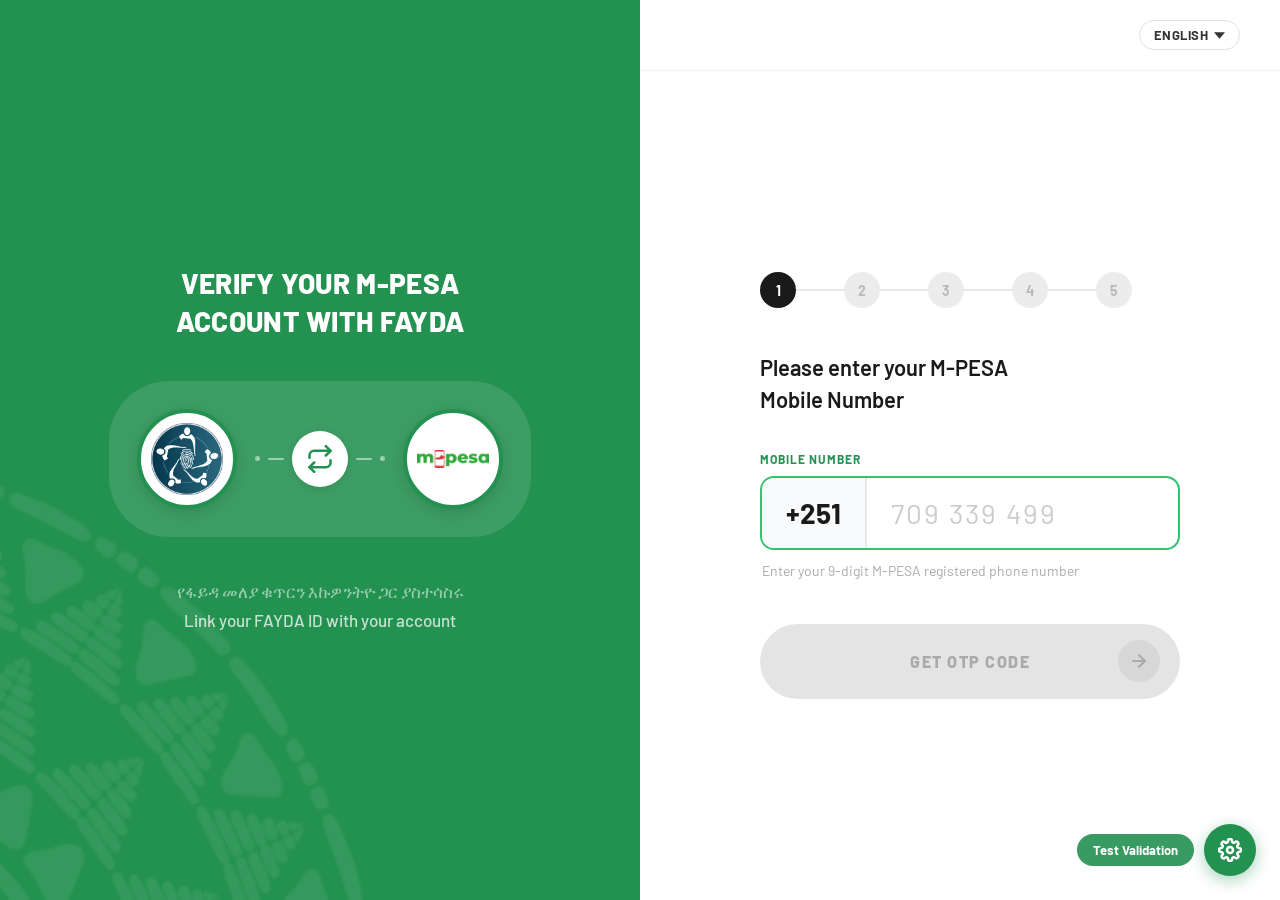
<file: index.html>
<!DOCTYPE html>
<html lang="en">
<head>
  <meta charset="UTF-8" />
  <meta name="viewport" content="width=device-width, initial-scale=1.0" />
  <title>Verify M-PESA with FAYDA</title>
  <link href="https://fonts.googleapis.com/css2?family=Barlow:wght@400;500;600;700;800;900&display=swap" rel="stylesheet" />
  <link rel="stylesheet" href="global.css" />
  <style>
    .phone-wrap {
      display: flex;
      align-items: stretch;
      border: 2px solid #2FC56D;
      border-radius: 14px;
      overflow: hidden;
      margin-bottom: 12px;
      transition: border-color 0.2s, box-shadow 0.2s;
    }
    .phone-wrap:focus-within {
      border-color: #239150;
      box-shadow: 0 0 0 4px rgba(47,197,109,0.12);
    }
    .phone-wrap.error {
      border-color: #e74c3c;
      box-shadow: 0 0 0 4px rgba(231,76,60,0.12);
    }
    .phone-wrap.error .prefix {
      color: #e74c3c;
    }
    .phone-wrap.error .phone-input {
      color: #e74c3c;
    }
    .prefix {
      padding: 18px 24px;
      font-size: 28px;
      font-weight: 700;
      color: #1a1a1a;
      background: #f9fafb;
      border-right: 2px solid #e8e8e8;
      display: flex;
      align-items: center;
      white-space: nowrap;
      flex-shrink: 0;
      transition: color 0.2s;
    }
    .phone-input {
      flex: 1;
      border: none;
      outline: none;
      padding: 18px 24px;
      font-size: 28px;
      font-family: 'Barlow', sans-serif;
      font-weight: 500;
      color: #1a1a1a;
      background: transparent;
      letter-spacing: 2px;
      transition: color 0.2s;
    }
    .phone-input::placeholder { color: #ccc; letter-spacing: 2px; font-weight: 400; }

    .input-hint {
      font-size: 14px;
      color: #aaa;
      margin-bottom: 44px;
      padding-left: 2px;
      transition: color 0.2s;
      min-height: 18px;
    }
    .input-hint.error {
      color: #e74c3c;
      font-weight: 600;
    }
  </style>
</head>
<body>

  <!-- LEFT GREEN PANEL -->
  <div class="left-panel">
    <div class="left-content">
      <!-- Mobile language switcher (desktop uses top-bar) -->
      <div class="mobile-lang-bar mobile-only" style="display:none;">
        <button class="mobile-lang-btn" id="mobileLangBtn" onclick="toggleLang(event)">
          <span id="mobileLangBtnText">EN</span>
          <svg viewBox="0 0 10 6"><path d="M0 0l5 6 5-6z"/></svg>
        </button>
        <div class="lang-dropdown" id="mobileLangDropdown" style="min-width: 100px;">
          <button class="lang-option active" data-lang="en" onclick="selectLang('en')">
            <span>EN</span><span class="check">✓</span>
          </button>
          <button class="lang-option" data-lang="am" onclick="selectLang('am')">
            <span>AM</span><span class="check">✓</span>
          </button>
        </div>
      </div>
      <h1 class="left-title">Verify Your M-PESA<br>Account with FAYDA</h1>

      <div class="logo-strip">
        <div class="logo-bubble"><img src="fayda-logo-hq.png" alt="FAYDA" /></div>
        <div class="connector">
          <div class="c-dot"></div>
          <div class="c-dash"></div>
          <div class="arrow-circle">
            <svg viewBox="0 0 24 24" fill="none" stroke="#239150" stroke-width="2.2" stroke-linecap="round" stroke-linejoin="round">
              <polyline points="17 1 21 5 17 9"></polyline>
              <path d="M3 11V9a4 4 0 0 1 4-4h14"></path>
              <polyline points="7 23 3 19 7 15"></polyline>
              <path d="M21 13v2a4 4 0 0 1-4 4H3"></path>
            </svg>
          </div>
          <div class="c-dash"></div>
          <div class="c-dot"></div>
        </div>
        <div class="logo-bubble"><img src="M-Pesa-Logo.png" alt="M-PESA" /></div>
      </div>

      <div class="left-tagline">
        <p>የፋይዳ መለያ ቁጥርን እኩዎንትዮ ጋር ያስተሳስሩ</p>
        <p>Link your FAYDA ID with your account</p>
      </div>
    </div>
  </div>

  <!-- RIGHT WHITE PANEL -->
  <div class="right-panel">
    <div class="top-bar">
      <div class="lang-switcher">
        <button class="lang-btn" id="langBtn" onclick="toggleLang(event)">
          <span id="langBtnText">ENGLISH</span>
          <svg viewBox="0 0 10 6"><path d="M0 0l5 6 5-6z"/></svg>
        </button>
        <div class="lang-dropdown" id="langDropdown">
          <button class="lang-option active" data-lang="en" onclick="selectLang('en')">
            <span>English</span><span class="check">✓</span>
          </button>
          <button class="lang-option" data-lang="am" onclick="selectLang('am')">
            <span>አማርኛ</span><span class="check">✓</span>
          </button>
        </div>
      </div>
    </div>

    <div class="form-area">
      <div class="steps">
        <div class="step active">1</div>
        <div class="step-line"></div>
        <div class="step inactive">2</div>
        <div class="step-line"></div>
        <div class="step inactive">3</div>
        <div class="step-line"></div>
        <div class="step inactive">4</div>
        <div class="step-line"></div>
        <div class="step inactive">5</div>
      </div>

      <p class="instruction">Please enter your M-PESA<br>Mobile Number</p>

      <div class="input-label">Mobile Number</div>

      <div class="phone-wrap" id="phoneWrap">
        <div class="prefix">+251</div>
        <input
          class="phone-input"
          id="phoneInput"
          type="tel"
          placeholder="709 339 499"
          maxlength="12"
          oninput="handleInput(this)"
        />
      </div>

      <p class="input-hint" id="phoneHint">Enter your 9-digit M-PESA registered phone number</p>

      <!-- Mobile tagline (desktop version is in left panel) -->
      <div class="mobile-tagline">
        <p>የፋይዳ መለያ ቁጥርን እኩዎንትዮ ጋር ያስተሳስሩ</p>
        <p>Link your FAYDA ID with your account</p>
      </div>

      <button class="action-btn" id="otpBtn" disabled onclick="goNext()">
        <span>Get OTP Code</span>
        <div class="btn-icon">
          <svg viewBox="0 0 24 24" fill="none" stroke-linecap="round" stroke-linejoin="round" stroke-width="2.5">
            <line x1="5" y1="12" x2="19" y2="12"></line>
            <polyline points="12 5 19 12 12 19"></polyline>
          </svg>
        </div>
      </button>
    </div>
  </div>

  <!-- Floating test button -->
  <div class="floating-test-wrapper">
    <span class="floating-test-label">Test Validation</span>
    <button class="floating-test-btn" id="testBtn" onclick="toggleTestMenu(event)">
      <svg viewBox="0 0 24 24" fill="none" stroke-linecap="round" stroke-linejoin="round">
        <circle cx="12" cy="12" r="3"></circle>
        <path d="M19.4 15a1.65 1.65 0 0 0 .33 1.82l.06.06a2 2 0 0 1-2.83 2.83l-.06-.06a1.65 1.65 0 0 0-1.82-.33 1.65 1.65 0 0 0-1 1.51V21a2 2 0 0 1-4 0v-.09A1.65 1.65 0 0 0 9 19.4a1.65 1.65 0 0 0-1.82.33l-.06.06a2 2 0 0 1-2.83-2.83l.06-.06A1.65 1.65 0 0 0 4.68 15a1.65 1.65 0 0 0-1.51-1H3a2 2 0 0 1 0-4h.09A1.65 1.65 0 0 0 4.6 9a1.65 1.65 0 0 0-.33-1.82l-.06-.06a2 2 0 0 1 2.83-2.83l.06.06A1.65 1.65 0 0 0 9 4.68a1.65 1.65 0 0 0 1-1.51V3a2 2 0 0 1 4 0v.09a1.65 1.65 0 0 0 1 1.51 1.65 1.65 0 0 0 1.82-.33l.06-.06a2 2 0 0 1 2.83 2.83l-.06.06A1.65 1.65 0 0 0 19.4 9a1.65 1.65 0 0 0 1.51 1H21a2 2 0 0 1 0 4h-.09a1.65 1.65 0 0 0-1.51 1z"></path>
      </svg>
    </button>
  </div>
  <div class="overlay" id="overlay" onclick="closeTestMenu()"></div>
  <div class="floating-test-menu" id="testMenu">
    <div class="menu-title">Test Validations</div>
    <button onclick="triggerTest('invalidPhone')">Invalid Phone Number</button>
    <button onclick="triggerTest('noSms')">Unable to Send OTP</button>
    <button onclick="triggerTest('smsFailed')">SMS Delivery Failed</button>
  </div>

  <script>
    /* ── Error display helper ── */
    function showError(msg) {
      const hint = document.getElementById('phoneHint');
      const wrap = document.getElementById('phoneWrap');
      if (msg) {
        hint.textContent = msg;
        hint.classList.add('error');
        wrap.classList.add('error');
      } else {
        hint.textContent = 'Enter your 9-digit M-PESA registered phone number';
        hint.classList.remove('error');
        wrap.classList.remove('error');
      }
      if (msg) setTimeout(() => { if (hint.textContent === msg) showError(''); }, 5000);
    }

    function handleInput(input) {
      const btn = document.getElementById('otpBtn');
      let digits = input.value.replace(/\D/g, '');

      /* Auto-strip leading 0 (e.g. 0911… → 911…) */
      if (digits.startsWith('0')) {
        digits = digits.substring(1);
        input.value = digits;
      }

      btn.classList.toggle('active', digits.length >= 9);
      btn.disabled = digits.length < 9;
      showError('');
    }

    function goNext() {
      let val = document.getElementById('phoneInput').value.replace(/\D/g, '');

      /* Auto-strip leading 0 just in case */
      if (val.startsWith('0')) val = val.substring(1);

      /* Must start with 7 */
      if (!val.startsWith('7')) {
        showError('Phone number must start with 7');
        return;
      }

      if (val.length >= 9) {
        sessionStorage.setItem('mpesa_phone', '+251' + val);
        window.location.href = 'enter-otp.html';
      }
    }

    /* ── Test menu ── */
    function toggleTestMenu(e) {
      e.stopPropagation();
      document.getElementById('testMenu').classList.toggle('open');
      document.getElementById('overlay').classList.toggle('open');
    }
    function closeTestMenu() {
      document.getElementById('testMenu').classList.remove('open');
      document.getElementById('overlay').classList.remove('open');
    }
    function triggerTest(type) {
      closeTestMenu();
      const msgs = {
        invalidPhone: 'Invalid Phone Number. Please Try Again',
        noSms: 'Unable to send OTP at the moment.\nPlease Try Again',
        smsFailed: 'SMS delivery failed: This number cannot receive messages.'
      };
      if (type === 'invalidPhone') {
        document.getElementById('phoneInput').value = '709339499';
        document.getElementById('phoneInput').dispatchEvent(new Event('input'));
      }
      showError(msgs[type]);
      document.getElementById('phoneInput').value = '709339499';
    }

    function toggleLang(e) {
      e.stopPropagation();
      const isMobile = window.innerWidth <= 768;
      if (isMobile) {
        const mobBtn = document.getElementById('mobileLangBtn');
        const mobDd = document.getElementById('mobileLangDropdown');
        if (mobBtn && mobDd) {
          mobBtn.classList.toggle('open');
          mobDd.classList.toggle('open');
        }
      } else {
        const deskBtn = document.getElementById('langBtn');
        const deskDd = document.getElementById('langDropdown');
        if (deskBtn && deskDd) {
          deskBtn.classList.toggle('open');
          deskDd.classList.toggle('open');
        }
      }
    }

    function selectLang(lang) {
      document.querySelectorAll('.lang-option').forEach(o => o.classList.remove('active'));
      document.querySelectorAll(`[data-lang="${lang}"]`).forEach(o => o.classList.add('active'));
      
      const label = lang === 'en' ? 'ENGLISH' : 'አማርኛ';
      const mobileLabel = lang === 'en' ? 'EN' : 'AM';
      
      document.getElementById('langBtnText').textContent = label;
      if (document.getElementById('mobileLangBtnText')) {
        document.getElementById('mobileLangBtnText').textContent = mobileLabel;
      }
      
      document.getElementById('langBtn').classList.remove('open');
      document.getElementById('langDropdown').classList.remove('open');
      
      const mobBtn = document.getElementById('mobileLangBtn');
      const mobDd = document.getElementById('mobileLangDropdown');
      if (mobBtn) mobBtn.classList.remove('open');
      if (mobDd) mobDd.classList.remove('open');
    }

    document.addEventListener('click', () => {
      document.getElementById('langBtn').classList.remove('open');
      document.getElementById('langDropdown').classList.remove('open');
      const mobBtn = document.getElementById('mobileLangBtn');
      const mobDd = document.getElementById('mobileLangDropdown');
      if (mobBtn) mobBtn.classList.remove('open');
      if (mobDd) mobDd.classList.remove('open');
    });
  </script>

</body>
</html>
</file>
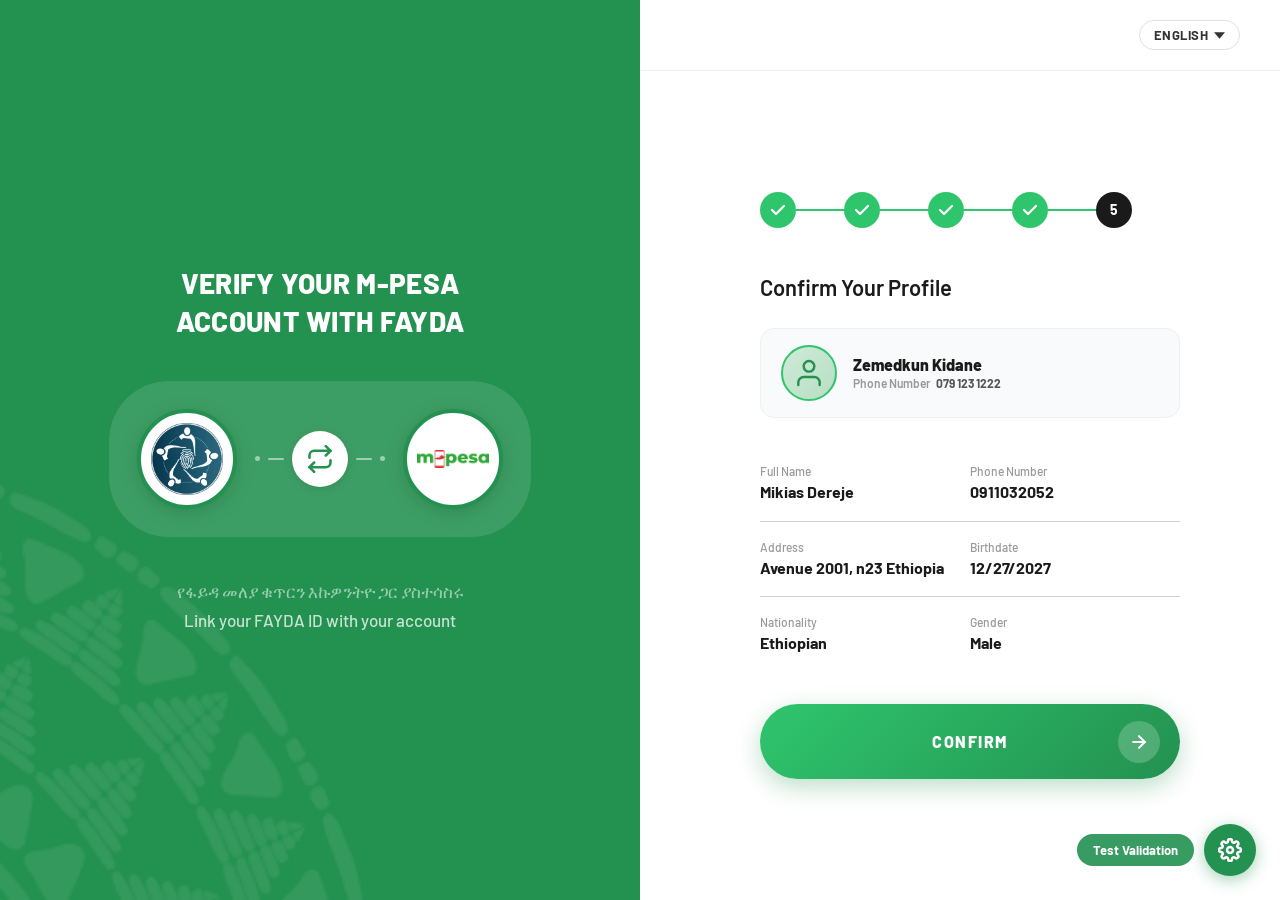
<file: confirm-profile.html>
<!DOCTYPE html>
<html lang="en">
<head>
  <meta charset="UTF-8" />
  <meta name="viewport" content="width=device-width, initial-scale=1.0" />
  <title>Confirm Your Profile — M-PESA with FAYDA</title>
  <link href="https://fonts.googleapis.com/css2?family=Barlow:wght@400;500;600;700;800;900&display=swap" rel="stylesheet" />
  <link rel="stylesheet" href="global.css" />
  <style>
    /* Compact profile header - inline row */
    .profile-header {
      display: flex;
      align-items: center;
      gap: 16px;
      margin-bottom: 28px;
      padding: 16px 20px;
      background: #f9fafb;
      border: 1px solid #f0f0f0;
      border-radius: 14px;
    }

    .avatar-placeholder {
      width: 56px;
      height: 56px;
      border-radius: 50%;
      background: linear-gradient(135deg, #d0ead8 0%, #b6dfc2 100%);
      border: 2.5px solid #2FC56D;
      display: flex;
      align-items: center;
      justify-content: center;
      flex-shrink: 0;
    }
    .avatar-placeholder svg { width: 32px; height: 32px; stroke: #239150; }

    .profile-info { display: flex; flex-direction: column; gap: 2px; }
    .profile-name  { font-size: 16px; font-weight: 800; color: #1a1a1a; }
    .profile-phone-row { display: flex; align-items: center; gap: 5px; }
    .profile-phone-label { font-size: 12px; font-weight: 600; color: #999; }
    .profile-phone-val   { font-size: 12px; font-weight: 700; color: #555; }

    /* Two-column stacked fields */
    .fields-grid {
      display: grid;
      grid-template-columns: 1fr 1fr;
      margin-bottom: 32px;
    }

    .field-cell {
      display: flex;
      flex-direction: column;
      gap: 4px;
      padding: 18px 0;
      border-bottom: 1px solid #d0d0d0;
    }

    .field-cell:nth-last-child(-n+2) {
      border-bottom: none;
    }

    @media (max-width: 768px) {
      .fields-grid {
        grid-template-columns: 1fr;
      }
      .field-cell {
        padding: 22px 0;
      }
      .field-cell:nth-last-child(-n+2) {
        border-bottom: 1px solid #d0d0d0;
      }
      .field-cell:last-child {
        border-bottom: none;
      }
    }

    .field-label {
      font-size: 12px;
      font-weight: 500;
      color: #999;
    }

    .field-value {
      font-size: 16px;
      font-weight: 700;
      color: #1a1a1a;
      line-height: 1.3;
    }

    /* instruction override — smaller margin for this page */
    .instruction { margin-bottom: 24px; }
  </style>
</head>
<body>

  <!-- LEFT GREEN PANEL -->
  <div class="left-panel">
    <div class="left-content">
      <div class="mobile-lang-bar mobile-only" style="display:none;">
        <button class="mobile-lang-btn" id="mobileLangBtn" onclick="toggleLang(event)">
          <span id="mobileLangBtnText">EN</span>
          <svg viewBox="0 0 10 6"><path d="M0 0l5 6 5-6z"/></svg>
        </button>
        <div class="lang-dropdown" id="mobileLangDropdown" style="min-width: 100px;">
          <button class="lang-option active" data-lang="en" onclick="selectLang('en')">
            <span>EN</span><span class="check">✓</span>
          </button>
          <button class="lang-option" data-lang="am" onclick="selectLang('am')">
            <span>AM</span><span class="check">✓</span>
          </button>
        </div>
      </div>
      <h1 class="left-title">Verify Your M-PESA<br>Account with FAYDA</h1>
      <div class="logo-strip">
        <div class="logo-bubble"><img src="fayda-logo-hq.png" alt="FAYDA" /></div>
        <div class="connector">
          <div class="c-dot"></div>
          <div class="c-dash"></div>
          <div class="arrow-circle">
            <svg viewBox="0 0 24 24" fill="none" stroke="#239150" stroke-width="2.2" stroke-linecap="round" stroke-linejoin="round">
              <polyline points="17 1 21 5 17 9"></polyline>
              <path d="M3 11V9a4 4 0 0 1 4-4h14"></path>
              <polyline points="7 23 3 19 7 15"></polyline>
              <path d="M21 13v2a4 4 0 0 1-4 4H3"></path>
            </svg>
          </div>
          <div class="c-dash"></div>
          <div class="c-dot"></div>
        </div>
        <div class="logo-bubble"><img src="M-Pesa-Logo.png" alt="M-PESA" /></div>
      </div>
      <div class="left-tagline">
        <p>የፋይዳ መለያ ቁጥርን እኩዎንትዮ ጋር ያስተሳስሩ</p>
        <p>Link your FAYDA ID with your account</p>
      </div>
    </div>
  </div>

  <!-- RIGHT WHITE PANEL -->
  <div class="right-panel">
    <div class="top-bar">
      <div class="lang-switcher">
        <button class="lang-btn" id="langBtn" onclick="toggleLang(event)">
          <span id="langBtnText">ENGLISH</span>
          <svg viewBox="0 0 10 6"><path d="M0 0l5 6 5-6z"/></svg>
        </button>
        <div class="lang-dropdown" id="langDropdown">
          <button class="lang-option active" data-lang="en" onclick="selectLang('en')">
            <span>English</span><span class="check">✓</span>
          </button>
          <button class="lang-option" data-lang="am" onclick="selectLang('am')">
            <span>አማርኛ</span><span class="check">✓</span>
          </button>
        </div>
      </div>
    </div>

    <div class="form-area">

      <!-- ── Validation state (replaces form when triggered) ── -->
      <div id="validationView" style="display:none; flex-direction:column; align-items:center; flex:1; gap:0; text-align:center; width:100%;">

        <!-- Decorative icon area -->
        <div id="valBanner" style="width:100%; border-radius:16px; padding:40px 32px 32px; margin-bottom:28px; position:relative; overflow:hidden;">
          <!-- Ring decoration -->
          <div id="valRing1" style="position:absolute;width:200px;height:200px;border-radius:50%;border:2px solid;opacity:0.12;top:-60px;right:-60px;"></div>
          <div id="valRing2" style="position:absolute;width:140px;height:140px;border-radius:50%;border:2px solid;opacity:0.09;top:-20px;right:-20px;"></div>
          <!-- Main icon -->
          <div id="valIcon" style="width:120px;height:120px;border-radius:50%;display:flex;align-items:center;justify-content:center;margin:0 auto 20px; position:relative; z-index:1;"></div>
          <h2 id="valTitle" style="font-size:24px;font-weight:800;color:#1a1a1a;margin-bottom:10px;"></h2>
          <p  id="valMsg"   style="font-size:14.5px;font-weight:500;color:#666;line-height:1.75;max-width:340px;margin:0 auto;"></p>
        </div>

        <!-- What this means section -->
        <div style="width:100%; border:1px solid #f0f0f0; border-radius:14px; overflow:hidden; margin-bottom:28px;">
          <div style="padding:14px 20px; background:#f9fafb; border-bottom:1px solid #f0f0f0; text-align:left;">
            <span style="font-size:12px;font-weight:700;color:#aaa;text-transform:uppercase;letter-spacing:0.6px;">What this means</span>
          </div>
          <div id="valDetails" style="padding:20px; display:flex; flex-direction:column; gap:14px; text-align:left;"></div>
        </div>

        <!-- Action row -->
        <div style="display:flex; gap:12px; width:100%;">
          <button onclick="closeValidation()" style="flex:1; padding:18px; border-radius:50px; border:2px solid #e0e0e0; background:#fff; font-family:'Barlow',sans-serif; font-size:14px; font-weight:700; color:#555; cursor:pointer; transition:border-color 0.2s;" onmouseover="this.style.borderColor='#239150';this.style.color='#239150'" onmouseout="this.style.borderColor='#e0e0e0';this.style.color='#555'">
            ← Try Again
          </button>
          <button id="valContactBtn" onclick="window.open('https://safaricom.et/support','_blank')" style="flex:1; padding:18px; border-radius:50px; border:none; background:linear-gradient(135deg,#2FC56D,#239150); font-family:'Barlow',sans-serif; font-size:14px; font-weight:700; color:#fff; cursor:pointer; box-shadow:0 6px 20px rgba(35,145,80,0.25);">
            Contact Support
          </button>
        </div>

      </div>

      <!-- ── Normal form content ── -->
      <div id="mainContent">

      <!-- Steps: 1–4 done, 5 active -->
      <div class="steps">
        <div class="step done"><svg width="16" height="16" viewBox="0 0 16 16" fill="none"><polyline points="2,8 6,12 14,4" stroke="#fff" stroke-width="2.2" stroke-linecap="round" stroke-linejoin="round"/></svg></div>
        <div class="step-line done"></div>
        <div class="step done"><svg width="16" height="16" viewBox="0 0 16 16" fill="none"><polyline points="2,8 6,12 14,4" stroke="#fff" stroke-width="2.2" stroke-linecap="round" stroke-linejoin="round"/></svg></div>
        <div class="step-line done"></div>
        <div class="step done"><svg width="16" height="16" viewBox="0 0 16 16" fill="none"><polyline points="2,8 6,12 14,4" stroke="#fff" stroke-width="2.2" stroke-linecap="round" stroke-linejoin="round"/></svg></div>
        <div class="step-line done"></div>
        <div class="step done"><svg width="16" height="16" viewBox="0 0 16 16" fill="none"><polyline points="2,8 6,12 14,4" stroke="#fff" stroke-width="2.2" stroke-linecap="round" stroke-linejoin="round"/></svg></div>
        <div class="step-line done"></div>
        <div class="step active">5</div>
      </div>

      <!-- Title — same style as page 1 & 2 instruction -->
      <p class="instruction">Confirm Your Profile</p>

      <!-- Compact profile header row -->
      <div class="profile-header">
        <div class="avatar-placeholder">
          <svg viewBox="0 0 24 24" fill="none" stroke-width="1.8" stroke-linecap="round" stroke-linejoin="round">
            <path d="M20 21v-2a4 4 0 0 0-4-4H8a4 4 0 0 0-4 4v2"></path>
            <circle cx="12" cy="7" r="4"></circle>
          </svg>
        </div>
        <div class="profile-info">
          <div class="profile-name">Zemedkun Kidane</div>
          <div class="profile-phone-row">
            <span class="profile-phone-label">Phone Number</span>
            <span class="profile-phone-val">079 123 1222</span>
          </div>
        </div>
      </div>

      <!-- 2-column fields grid -->
      <div class="fields-grid">
        <div class="field-cell">
          <span class="field-label">Full Name</span>
          <span class="field-value">Mikias Dereje</span>
        </div>
        <div class="field-cell">
          <span class="field-label">Phone Number</span>
          <span class="field-value">0911032052</span>
        </div>
        <div class="field-cell">
          <span class="field-label">Address</span>
          <span class="field-value">Avenue 2001, n23 Ethiopia</span>
        </div>
        <div class="field-cell">
          <span class="field-label">Birthdate</span>
          <span class="field-value">12/27/2027</span>
        </div>
        <div class="field-cell">
          <span class="field-label">Nationality</span>
          <span class="field-value">Ethiopian</span>
        </div>
        <div class="field-cell">
          <span class="field-label">Gender</span>
          <span class="field-value">Male</span>
        </div>
      </div>

      <!-- Mobile tagline -->
      <div class="mobile-tagline">
        <p>የፋይዳ መለያ ቁጥርን እኩዎንትዮ ጋር ያስተሳስሩ</p>
        <p>Link your FAYDA ID with your account</p>
      </div>

      <!-- Confirm button -->
      <button class="action-btn active" onclick="goNext()">
        <span>Confirm</span>
        <div class="btn-icon">
          <svg viewBox="0 0 24 24" fill="none" stroke-linecap="round" stroke-linejoin="round" stroke-width="2.5">
            <line x1="5" y1="12" x2="19" y2="12"></line>
            <polyline points="12 5 19 12 12 19"></polyline>
          </svg>
        </div>
      </button>

      </div><!-- end #mainContent -->

    </div>
  </div>

  <script>
    function goNext() { window.location.href = 'success.html'; }

    function toggleLang(e) {
      e.stopPropagation();
      const isMobile = window.innerWidth <= 768;
      if (isMobile) {
        const mobBtn = document.getElementById('mobileLangBtn');
        const mobDd = document.getElementById('mobileLangDropdown');
        if (mobBtn && mobDd) {
          mobBtn.classList.toggle('open');
          mobDd.classList.toggle('open');
        }
      } else {
        const deskBtn = document.getElementById('langBtn');
        const deskDd = document.getElementById('langDropdown');
        if (deskBtn && deskDd) {
          deskBtn.classList.toggle('open');
          deskDd.classList.toggle('open');
        }
      }
    }
    function selectLang(lang) {
      document.querySelectorAll('.lang-option').forEach(o => o.classList.remove('active'));
      document.querySelectorAll(`[data-lang="${lang}"]`).forEach(o => o.classList.add('active'));
      
      const label = lang === 'en' ? 'ENGLISH' : 'አማርኛ';
      const mobileLabel = lang === 'en' ? 'EN' : 'AM';
      
      document.getElementById('langBtnText').textContent = label;
      if (document.getElementById('mobileLangBtnText')) {
        document.getElementById('mobileLangBtnText').textContent = mobileLabel;
      }
      
      document.getElementById('langBtn').classList.remove('open');
      document.getElementById('langDropdown').classList.remove('open');
      
      const mobBtn = document.getElementById('mobileLangBtn');
      const mobDd = document.getElementById('mobileLangDropdown');
      if (mobBtn) mobBtn.classList.remove('open');
      if (mobDd) mobDd.classList.remove('open');
    }
    document.addEventListener('click', () => {
      document.getElementById('langBtn').classList.remove('open');
      document.getElementById('langDropdown').classList.remove('open');
      const mobBtn = document.getElementById('mobileLangBtn');
      const mobDd = document.getElementById('mobileLangDropdown');
      if (mobBtn) mobBtn.classList.remove('open');
      if (mobDd) mobDd.classList.remove('open');
      closeTestMenu();
    });

    /* ── Floating test button ── */
    function toggleTestMenu(e) {
      e.stopPropagation();
      document.getElementById('testMenu').classList.toggle('open');
      document.getElementById('ftOverlay').classList.toggle('open');
    }
    function closeTestMenu() {
      document.getElementById('testMenu')?.classList.remove('open');
      document.getElementById('ftOverlay')?.classList.remove('open');
    }

    const validations = {
      limitReached: {
        bannerBg: '#fff5f5', iconBg: '#fddede', ringColor: '#e74c3c',
        icon: '<svg width="52" height="52" viewBox="0 0 24 24" fill="none" stroke="#e74c3c" stroke-width="1.8" stroke-linecap="round" stroke-linejoin="round"><circle cx="12" cy="12" r="10"/><line x1="4.93" y1="4.93" x2="19.07" y2="19.07"/></svg>',
        title: 'Link Limit Reached',
        msg: 'This Fayda ID is already linked to the maximum number of M-PESA accounts.',
        details: [
          { icon: '⚠️', text: 'You have reached the maximum of <strong>3 linked M-PESA accounts</strong> per Fayda ID.' },
          { icon: '🔓', text: 'To link a new account, please <strong>unlink an existing one</strong> from your Fayda profile first.' },
          { icon: '📞', text: 'Contact M-PESA support at <strong>*733#</strong> if you believe this is an error.' }
        ],
        contactLabel: 'Unlink Account'
      },
      inProgress: {
        bannerBg: '#f0f7ff', iconBg: '#d6eaff', ringColor: '#3498db',
        icon: '<svg width="52" height="52" viewBox="0 0 24 24" fill="none" stroke="#3498db" stroke-width="1.8" stroke-linecap="round" stroke-linejoin="round"><path d="M10 13a5 5 0 0 0 7.54.54l3-3a5 5 0 0 0-7.07-7.07l-1.72 1.71"/><path d="M14 11a5 5 0 0 0-7.54-.54l-3 3a5 5 0 0 0 7.07 7.07l1.71-1.71"/></svg>',
        title: 'Request In Progress',
        msg: 'We have already received a request to link this Fayda ID. It is currently being processed by the system.',
        details: [
          { icon: '⏳', text: 'Your previous request is <strong>being verified</strong>. This usually takes 1–5 minutes.' },
          { icon: '📱', text: 'You will receive an <strong>SMS confirmation</strong> once linking is complete.' },
          { icon: '🔄', text: 'If no SMS arrives within 10 minutes, please <strong>try again</strong> or contact support.' }
        ],
        contactLabel: 'Check Status'
      },
      alreadyLinked: {
        bannerBg: '#f0faf4', iconBg: '#d4f4e2', ringColor: '#2FC56D',
        icon: '<svg width="52" height="52" viewBox="0 0 24 24" fill="none" stroke="#2FC56D" stroke-width="1.8" stroke-linecap="round" stroke-linejoin="round"><polyline points="20 6 9 17 4 12"/></svg>',
        title: 'Already Linked',
        msg: 'Your M-PESA wallet is already linked with this Fayda ID.',
        details: [
          { icon: '✅', text: 'Your account is <strong>fully verified</strong>. No further action is needed.' },
          { icon: '🔒', text: 'Your Fayda ID is <strong>securely bound</strong> to your M-PESA wallet.' },
          { icon: '💳', text: 'You can now use <strong>Fayda-verified M-PESA services</strong> without re-verification.' }
        ],
        contactLabel: 'View Account'
      }
    };

    function triggerValidation(type) {
      closeTestMenu();
      const v = validations[type];
      // Banner
      document.getElementById('valBanner').style.background = v.bannerBg;
      document.getElementById('valRing1').style.borderColor = v.ringColor;
      document.getElementById('valRing2').style.borderColor = v.ringColor;
      // Icon
      document.getElementById('valIcon').style.background = v.iconBg;
      document.getElementById('valIcon').innerHTML = v.icon;
      // Text
      document.getElementById('valTitle').textContent = v.title;
      document.getElementById('valMsg').textContent   = v.msg;
      // Details
      const det = document.getElementById('valDetails');
      det.innerHTML = v.details.map(d => `
        <div style="display:flex;align-items:flex-start;gap:12px;">
          <span style="font-size:18px;flex-shrink:0;line-height:1.4;">${d.icon}</span>
          <p style="font-size:13.5px;color:#555;line-height:1.65;margin:0;">${d.text}</p>
        </div>
      `).join('');
      // Contact button label
      document.getElementById('valContactBtn').textContent = v.contactLabel;
      // Swap views
      document.getElementById('mainContent').style.display = 'none';
      document.getElementById('validationView').style.display = 'flex';
    }
    function closeValidation() {
      document.getElementById('validationView').style.display = 'none';
      document.getElementById('mainContent').style.display = 'block';
    }
  </script>

  <!-- Floating test button -->
  <div class="floating-test-wrapper">
    <span class="floating-test-label">Test Validation</span>
    <button class="floating-test-btn" id="testBtn" onclick="toggleTestMenu(event)">
      <svg viewBox="0 0 24 24" fill="none" stroke-linecap="round" stroke-linejoin="round">
        <circle cx="12" cy="12" r="3"></circle>
        <path d="M19.4 15a1.65 1.65 0 0 0 .33 1.82l.06.06a2 2 0 0 1-2.83 2.83l-.06-.06a1.65 1.65 0 0 0-1.82-.33 1.65 1.65 0 0 0-1 1.51V21a2 2 0 0 1-4 0v-.09A1.65 1.65 0 0 0 9 19.4a1.65 1.65 0 0 0-1.82.33l-.06.06a2 2 0 0 1-2.83-2.83l.06-.06A1.65 1.65 0 0 0 4.68 15a1.65 1.65 0 0 0-1.51-1H3a2 2 0 0 1 0-4h.09A1.65 1.65 0 0 0 4.6 9a1.65 1.65 0 0 0-.33-1.82l-.06-.06a2 2 0 0 1 2.83-2.83l.06.06A1.65 1.65 0 0 0 9 4.68a1.65 1.65 0 0 0 1-1.51V3a2 2 0 0 1 4 0v.09a1.65 1.65 0 0 0 1 1.51 1.65 1.65 0 0 0 1.82-.33l.06-.06a2 2 0 0 1 2.83 2.83l-.06.06A1.65 1.65 0 0 0 19.4 9a1.65 1.65 0 0 0 1.51 1H21a2 2 0 0 1 0 4h-.09a1.65 1.65 0 0 0-1.51 1z"></path>
      </svg>
    </button>
  </div>
  <div class="overlay" id="ftOverlay" onclick="closeTestMenu()"></div>
  <div class="floating-test-menu" id="testMenu">
    <div class="menu-title">Test Validations</div>
    <button onclick="triggerValidation('limitReached')">Link Limit Reached</button>
    <button onclick="triggerValidation('inProgress')">Request In Progress</button>
    <button onclick="triggerValidation('alreadyLinked')">Already Linked</button>
  </div>


</body>
</html>
</file>
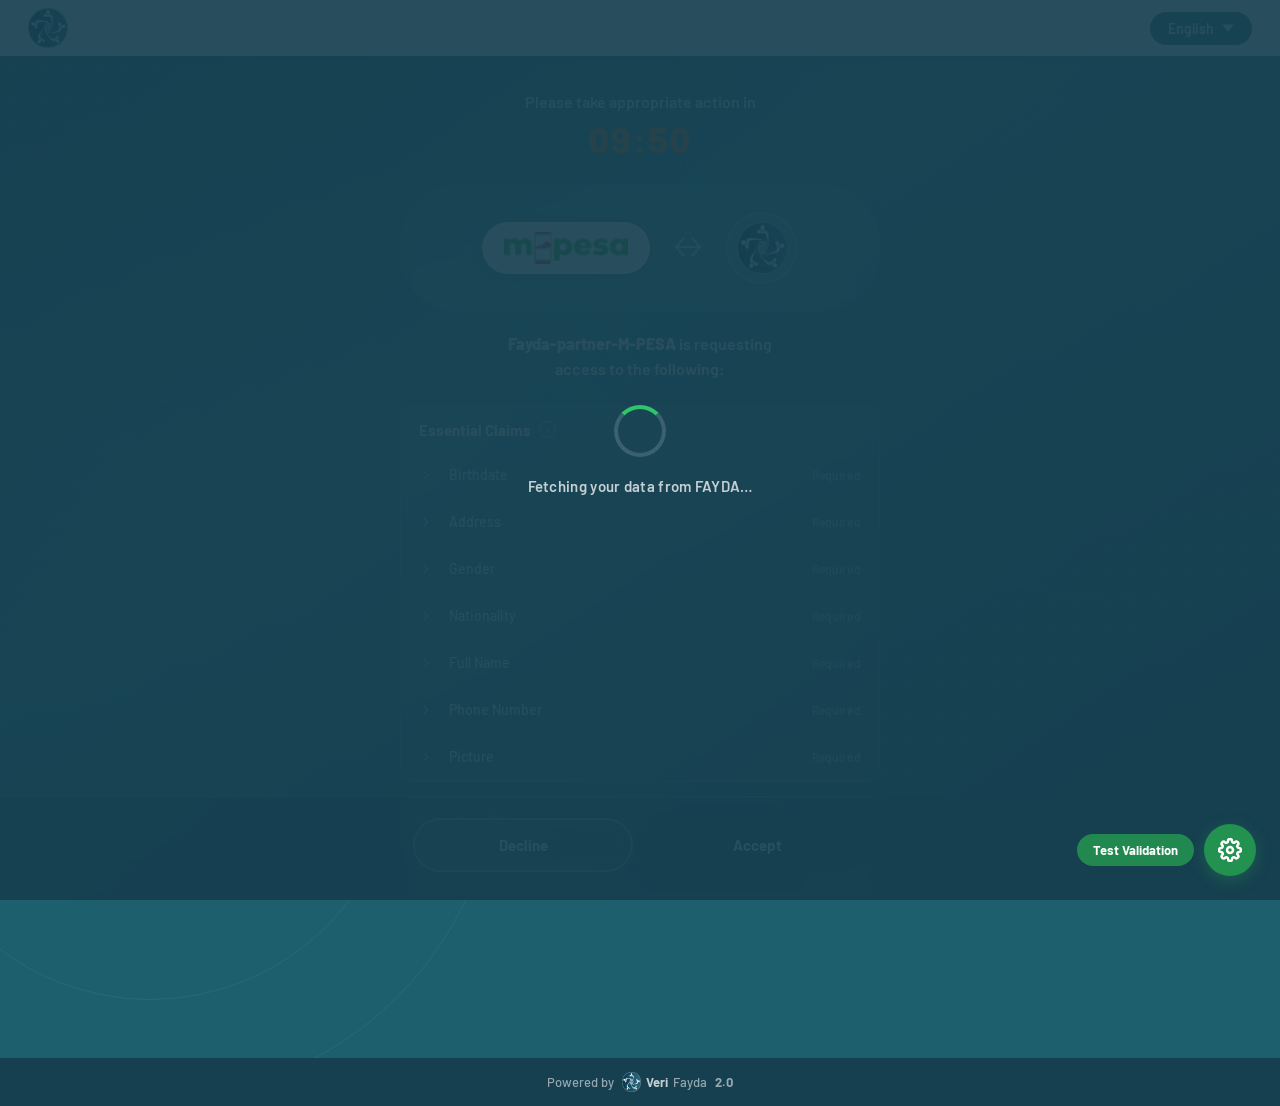
<file: consent.html>
<!DOCTYPE html>
<html lang="en">
<head>
  <meta charset="UTF-8" />
  <meta name="viewport" content="width=device-width, initial-scale=1.0" />
  <title>Consent — M-PESA with FAYDA</title>
  <link href="https://fonts.googleapis.com/css2?family=Barlow:wght@400;500;600;700;800;900&display=swap" rel="stylesheet" />
  <link rel="stylesheet" href="global.css" />
  <style>
    *, *::before, *::after { margin: 0; padding: 0; box-sizing: border-box; }

    body {
      font-family: 'Barlow', sans-serif;
      min-height: 100vh;
      display: flex;
      flex-direction: column;
      background: #1e5f6e;
    }

    .bg {
      position: fixed;
      inset: 0;
      background:
        radial-gradient(ellipse at 10% 50%, rgba(255,255,255,0.07) 0%, transparent 55%),
        radial-gradient(ellipse at 90% 20%, rgba(255,255,255,0.05) 0%, transparent 50%),
        linear-gradient(145deg, #1a5568 0%, #2a7a8a 40%, #1e6070 70%, #163f50 100%);
      z-index: 0;
    }
    .bg::after {
      content: '';
      position: absolute;
      inset: 0;
      background-image: radial-gradient(circle, rgba(255,255,255,0.06) 1px, transparent 1px);
      background-size: 28px 28px;
    }
    .arc {
      position: fixed;
      border-radius: 50%;
      border: 1.5px solid rgba(255,255,255,0.06);
      z-index: 0;
      pointer-events: none;
    }
    .arc-1 { width: 700px; height: 700px; bottom: -200px; left: -200px; }
    .arc-2 { width: 500px; height: 500px; bottom: -100px; left: -100px; }
    .arc-3 { width: 900px; height: 900px; top: -300px; right: -300px; }

    .navbar {
      position: relative;
      z-index: 10;
      background: #fff;
      height: 56px;
      display: flex;
      align-items: center;
      justify-content: space-between;
      padding: 0 28px;
      box-shadow: 0 2px 8px rgba(0,0,0,0.10);
      flex-shrink: 0;
    }
    .nav-logo { width: 40px; height: 40px; object-fit: contain; }
    .nav-lang { position: relative; }
    .nav-lang-btn {
      display: flex;
      align-items: center;
      gap: 8px;
      background: #1e6070;
      border: none;
      border-radius: 22px;
      padding: 8px 18px;
      cursor: pointer;
      font-family: 'Barlow', sans-serif;
      font-size: 14px;
      font-weight: 600;
      color: #fff;
      transition: background 0.2s;
    }
    .nav-lang-btn:hover { background: #155060; }
    .nav-lang-btn svg { width: 12px; height: 12px; fill: #fff; transition: transform 0.2s; }
    .nav-lang-btn.open svg { transform: rotate(180deg); }
    .nav-lang-dropdown {
      display: none;
      position: absolute;
      top: calc(100% + 6px);
      right: 0;
      background: #fff;
      border: 1px solid #e0e0e0;
      border-radius: 10px;
      box-shadow: 0 8px 24px rgba(0,0,0,0.12);
      overflow: hidden;
      min-width: 140px;
      z-index: 20;
    }
    .nav-lang-dropdown.open { display: block; }
    .nav-lang-opt {
      display: flex;
      align-items: center;
      justify-content: space-between;
      padding: 11px 16px;
      font-family: 'Barlow', sans-serif;
      font-size: 14px;
      font-weight: 600;
      color: #333;
      background: none;
      border: none;
      width: 100%;
      cursor: pointer;
      transition: background 0.15s;
    }
    .nav-lang-opt:hover { background: #f4f9fa; }
    .nav-lang-opt.active { color: #1e6070; }
    .nav-lang-opt:not(:last-child) { border-bottom: 1px solid #f0f0f0; }
    .nav-lang-opt .check { color: #1e6070; opacity: 0; }
    .nav-lang-opt.active .check { opacity: 1; }

    .main {
      position: relative;
      z-index: 5;
      flex: 1;
      display: flex;
      flex-direction: column;
      align-items: center;
      justify-content: flex-start;
      padding: 36px 20px 120px;
    }

    .consent-wrap {
      width: 100%;
      max-width: 480px;
      display: flex;
      flex-direction: column;
      gap: 0;
    }

    .timer-banner {
      text-align: center;
      margin-bottom: 24px;
    }
    .timer-banner p {
      font-size: 16px;
      font-weight: 600;
      color: rgba(255,255,255,0.90);
      margin-bottom: 6px;
    }
    .timer-value {
      font-size: 36px;
      font-weight: 800;
      color: #e87722;
      letter-spacing: 2px;
      font-variant-numeric: tabular-nums;
    }
    .timer-value.expired { color: #e74c3c; }

    .logo-strip {
      display: flex;
      align-items: center;
      justify-content: center;
      gap: 24px;
      margin-bottom: 20px;
    }
    .logo-pill {
      background: #fff;
      border-radius: 50px;
      padding: 10px 22px;
      display: flex;
      align-items: center;
      justify-content: center;
      box-shadow: 0 2px 12px rgba(0,0,0,0.15);
    }
    .logo-pill img { height: 32px; object-fit: contain; }
    .logo-circle {
      width: 72px;
      height: 72px;
      border-radius: 50%;
      background: rgba(255,255,255,0.12);
      border: 2px solid rgba(255,255,255,0.25);
      display: flex;
      align-items: center;
      justify-content: center;
    }
    .logo-circle img { width: 52px; height: 52px; object-fit: contain; }
    .swap-icon { flex-shrink: 0; }
    .swap-icon svg { width: 28px; height: 22px; stroke: rgba(255,255,255,0.65); }

    .request-text {
      font-size: 16px;
      font-weight: 600;
      color: #fff;
      text-align: center;
      line-height: 1.55;
      margin-bottom: 24px;
    }
    .request-text strong { color: #fff; font-weight: 800; }

    .claims-section {
      background: rgba(255,255,255,0.08);
      backdrop-filter: blur(10px);
      border: 1px solid rgba(255,255,255,0.14);
      border-radius: 14px;
      overflow: hidden;
      margin-bottom: 14px;
    }
    .claims-header {
      display: flex;
      align-items: center;
      gap: 8px;
      padding: 14px 18px 12px;
      border-bottom: 1px solid rgba(255,255,255,0.10);
    }
    .claims-header h3 { font-size: 15px; font-weight: 700; color: #fff; }
    .info-icon {
      width: 17px; height: 17px; border-radius: 50%;
      border: 1.5px solid rgba(255,255,255,0.45);
      display: flex; align-items: center; justify-content: center;
      cursor: pointer; flex-shrink: 0;
    }
    .info-icon svg { width: 10px; height: 10px; stroke: rgba(255,255,255,0.65); }
    .claim-row {
      display: flex; align-items: center; justify-content: space-between;
      padding: 14px 18px; cursor: pointer;
      transition: background 0.15s;
      border-bottom: 1px solid rgba(255,255,255,0.07);
    }
    .claim-row:last-child { border-bottom: none; }
    .claim-row:hover { background: rgba(255,255,255,0.06); }
    .claim-left { display: flex; align-items: center; gap: 12px; }
    .claim-chevron { width: 18px; height: 18px; flex-shrink: 0; transition: transform 0.2s; }
    .claim-chevron svg { width: 14px; height: 14px; stroke: rgba(255,255,255,0.50); }
    .claim-row.open .claim-chevron { transform: rotate(90deg); }
    .claim-name { font-size: 14px; font-weight: 500; color: rgba(255,255,255,0.90); }
    .claim-badge { font-size: 12px; font-weight: 600; color: rgba(255,255,255,0.45); letter-spacing: 0.3px; }
    .toggle-wrap { display: flex; align-items: center; }
    .toggle { position: relative; width: 44px; height: 24px; flex-shrink: 0; }
    .toggle input { opacity: 0; width: 0; height: 0; }
    .toggle-slider {
      position: absolute; inset: 0; background: rgba(255,255,255,0.20);
      border-radius: 24px; cursor: pointer; transition: background 0.2s;
    }
    .toggle-slider::before {
      content: ''; position: absolute; width: 18px; height: 18px;
      left: 3px; top: 3px; background: #fff; border-radius: 50%; transition: transform 0.2s;
    }
    .toggle input:checked + .toggle-slider { background: #2FC56D; }
    .toggle input:checked + .toggle-slider::before { transform: translateX(20px); }
    .claim-detail {
      display: none; padding: 0 18px 14px 44px;
      font-size: 12.5px; color: rgba(255,255,255,0.55); line-height: 1.6;
    }
    .claim-row.open + .claim-detail { display: block; }

    .action-bar {
      position: fixed; bottom: 0; left: 0; right: 0; z-index: 20;
      background: rgba(22,63,80,0.55);
      backdrop-filter: blur(16px);
      -webkit-backdrop-filter: blur(16px);
      padding: 20px 24px 28px; display: flex; gap: 14px; justify-content: center;
    }
    .btn-decline {
      flex: 1; max-width: 220px; padding: 16px; border-radius: 50px;
      border: 2px solid rgba(255,255,255,0.30);
      background: rgba(255,255,255,0.08); backdrop-filter: blur(8px);
      color: #fff; font-family: 'Barlow', sans-serif;
      font-size: 15px; font-weight: 700; cursor: pointer;
      transition: background 0.2s, border-color 0.2s;
    }
    .btn-decline:hover { background: rgba(255,255,255,0.15); border-color: rgba(255,255,255,0.50); }
    .btn-accept {
      flex: 1; max-width: 220px; padding: 16px; border-radius: 50px;
      border: none; background: #163f50; color: #fff;
      font-family: 'Barlow', sans-serif; font-size: 15px; font-weight: 700;
      cursor: pointer; box-shadow: 0 6px 20px rgba(0,0,0,0.25);
      transition: background 0.2s, box-shadow 0.2s;
    }
    .btn-accept:hover { background: #1a5060; box-shadow: 0 8px 24px rgba(0,0,0,0.35); }

    .consent-error {
      text-align: center; font-size: 13px; font-weight: 600;
      color: #e74c3c; margin-top: 8px; min-height: 20px;
    }

    .footer {
      position: relative; z-index: 5; background: #163f50;
      padding: 14px 20px; display: flex; align-items: center;
      justify-content: center; gap: 8px; flex-shrink: 0;
    }
    .footer span { font-size: 13px; color: rgba(255,255,255,0.55); font-weight: 500; }
    .footer-brand { display: flex; align-items: center; gap: 5px; }
    .footer-logo { height: 20px; object-fit: contain; }
    .footer-version { font-size: 13px; font-weight: 700; color: #e87722; }

    .loading-overlay {
      position: fixed; inset: 0; z-index: 50;
      background: rgba(22, 63, 80, 0.92);
      display: flex; flex-direction: column; align-items: center;
      justify-content: center; gap: 20px;
    }
    .spinner {
      width: 52px; height: 52px;
      border: 4px solid rgba(255,255,255,0.15);
      border-top-color: #2FC56D; border-radius: 50%;
      animation: spin 0.8s linear infinite;
    }
    @keyframes spin { to { transform: rotate(360deg); } }
    .loading-text { font-size: 15px; font-weight: 600; color: rgba(255,255,255,0.75); letter-spacing: 0.3px; }
  </style>
</head>
<body>

  <div class="bg"></div>
  <div class="arc arc-1"></div>
  <div class="arc arc-2"></div>
  <div class="arc arc-3"></div>

  <div class="loading-overlay" id="loadingOverlay">
    <div class="spinner"></div>
    <p class="loading-text">Fetching your data from FAYDA…</p>
  </div>

  <nav class="navbar">
    <img class="nav-logo" src="fayda-logo-hq.png" alt="FAYDA" />
    <div class="nav-lang">
      <button class="nav-lang-btn" id="navLangBtn" onclick="toggleNavLang(event)">
        English
        <svg viewBox="0 0 10 6"><path d="M0 0l5 6 5-6z"/></svg>
      </button>
      <div class="nav-lang-dropdown" id="navLangDd">
        <button class="nav-lang-opt active" onclick="selectNavLang('English')">English <span class="check">✓</span></button>
        <button class="nav-lang-opt" onclick="selectNavLang('አማርኛ')">አማርኛ <span class="check">✓</span></button>
      </div>
    </div>
  </nav>

  <div class="main">
    <div class="consent-wrap">

      <div class="timer-banner">
        <p>Please take appropriate action in</p>
        <div class="timer-value" id="timerDisplay">09:51</div>
      </div>

      <div class="logo-strip">
        <div class="logo-pill"><img src="M-Pesa-Logo.png" alt="M-PESA" /></div>
        <div class="swap-icon">
          <svg viewBox="0 0 28 22" fill="none" stroke-width="2" stroke-linecap="round" stroke-linejoin="round">
            <polyline points="18,2 26,11 18,20"></polyline>
            <line x1="2" y1="11" x2="26" y2="11"></line>
            <polyline points="10,2 2,11 10,20"></polyline>
          </svg>
        </div>
        <div class="logo-circle"><img src="fayda-logo-hq.png" alt="FAYDA" /></div>
      </div>

      <p class="request-text">
        <strong>Fayda-partner-M-PESA</strong> is requesting<br>access to the following:
      </p>

      <div class="claims-section">
        <div class="claims-header">
          <h3>Essential Claims</h3>
          <div class="info-icon" onclick="showClaimInfo('essential')">
            <svg viewBox="0 0 24 24" fill="none" stroke-width="2.5" stroke-linecap="round">
              <line x1="12" y1="16" x2="12" y2="12"></line>
              <line x1="12" y1="8" x2="12.01" y2="8"></line>
            </svg>
          </div>
        </div>

        <div class="claim-row" onclick="toggleClaim(this)">
          <div class="claim-left">
            <div class="claim-chevron"><svg viewBox="0 0 24 24" fill="none" stroke-width="2.5" stroke-linecap="round" stroke-linejoin="round"><polyline points="9 18 15 12 9 6"></polyline></svg></div>
            <span class="claim-name">Birthdate</span>
          </div>
          <span class="claim-badge">Required</span>
        </div>
        <div class="claim-detail">Your date of birth as registered in the FAYDA system.</div>

        <div class="claim-row" onclick="toggleClaim(this)">
          <div class="claim-left">
            <div class="claim-chevron"><svg viewBox="0 0 24 24" fill="none" stroke-width="2.5" stroke-linecap="round" stroke-linejoin="round"><polyline points="9 18 15 12 9 6"></polyline></svg></div>
            <span class="claim-name">Address</span>
          </div>
          <span class="claim-badge">Required</span>
        </div>
        <div class="claim-detail">Your registered residential address.</div>

        <div class="claim-row" onclick="toggleClaim(this)">
          <div class="claim-left">
            <div class="claim-chevron"><svg viewBox="0 0 24 24" fill="none" stroke-width="2.5" stroke-linecap="round" stroke-linejoin="round"><polyline points="9 18 15 12 9 6"></polyline></svg></div>
            <span class="claim-name">Gender</span>
          </div>
          <span class="claim-badge">Required</span>
        </div>
        <div class="claim-detail">Your gender as recorded in the national identity database.</div>

        <div class="claim-row" onclick="toggleClaim(this)">
          <div class="claim-left">
            <div class="claim-chevron"><svg viewBox="0 0 24 24" fill="none" stroke-width="2.5" stroke-linecap="round" stroke-linejoin="round"><polyline points="9 18 15 12 9 6"></polyline></svg></div>
            <span class="claim-name">Nationality</span>
          </div>
          <span class="claim-badge">Required</span>
        </div>
        <div class="claim-detail">Your nationality as registered with FAYDA.</div>

        <div class="claim-row" onclick="toggleClaim(this)">
          <div class="claim-left">
            <div class="claim-chevron"><svg viewBox="0 0 24 24" fill="none" stroke-width="2.5" stroke-linecap="round" stroke-linejoin="round"><polyline points="9 18 15 12 9 6"></polyline></svg></div>
            <span class="claim-name">Full Name</span>
          </div>
          <span class="claim-badge">Required</span>
        </div>
        <div class="claim-detail">Your full legal name as it appears on your FAYDA ID.</div>

        <div class="claim-row" onclick="toggleClaim(this)">
          <div class="claim-left">
            <div class="claim-chevron"><svg viewBox="0 0 24 24" fill="none" stroke-width="2.5" stroke-linecap="round" stroke-linejoin="round"><polyline points="9 18 15 12 9 6"></polyline></svg></div>
            <span class="claim-name">Phone Number</span>
          </div>
          <span class="claim-badge">Required</span>
        </div>
        <div class="claim-detail">Your registered mobile phone number.</div>

        <div class="claim-row" onclick="toggleClaim(this)">
          <div class="claim-left">
            <div class="claim-chevron"><svg viewBox="0 0 24 24" fill="none" stroke-width="2.5" stroke-linecap="round" stroke-linejoin="round"><polyline points="9 18 15 12 9 6"></polyline></svg></div>
            <span class="claim-name">Picture</span>
          </div>
          <span class="claim-badge">Required</span>
        </div>
        <div class="claim-detail">Your portrait photo from your FAYDA identity record.</div>
      </div>

      <div class="claims-section">
        <div class="claims-header">
          <h3>Voluntary Claims</h3>
          <div class="info-icon" onclick="showClaimInfo('voluntary')">
            <svg viewBox="0 0 24 24" fill="none" stroke-width="2.5" stroke-linecap="round">
              <line x1="12" y1="16" x2="12" y2="12"></line>
              <line x1="12" y1="8" x2="12.01" y2="8"></line>
            </svg>
          </div>
        </div>

        <div class="claim-row" onclick="void(0)" style="cursor:default;">
          <div class="claim-left">
            <div class="claim-chevron"><svg viewBox="0 0 24 24" fill="none" stroke-width="2.5" stroke-linecap="round" stroke-linejoin="round"><polyline points="9 18 15 12 9 6"></polyline></svg></div>
            <span class="claim-name">Email Address</span>
          </div>
          <div class="toggle-wrap">
            <label class="toggle">
              <input type="checkbox" id="emailToggle" onclick="event.stopPropagation()" />
              <span class="toggle-slider"></span>
            </label>
          </div>
        </div>
        <div class="claim-detail" style="display:none;"></div>
      </div>

      <div class="consent-error" id="consentError"></div>

    </div>
  </div>

  <div class="action-bar">
    <button class="btn-decline" onclick="handleDecline()">Decline</button>
    <button class="btn-accept" onclick="handleAccept()">Accept</button>
  </div>

  <!-- Floating test button -->
  <div class="floating-test-wrapper">
    <span class="floating-test-label">Test Validation</span>
    <button class="floating-test-btn" id="testBtn" onclick="toggleTestMenu(event)">
      <svg viewBox="0 0 24 24" fill="none" stroke-linecap="round" stroke-linejoin="round">
        <circle cx="12" cy="12" r="3"></circle>
        <path d="M19.4 15a1.65 1.65 0 0 0 .33 1.82l.06.06a2 2 0 0 1-2.83 2.83l-.06-.06a1.65 1.65 0 0 0-1.82-.33 1.65 1.65 0 0 0-1 1.51V21a2 2 0 0 1-4 0v-.09A1.65 1.65 0 0 0 9 19.4a1.65 1.65 0 0 0-1.82.33l-.06.06a2 2 0 0 1-2.83-2.83l.06-.06A1.65 1.65 0 0 0 4.68 15a1.65 1.65 0 0 0-1.51-1H3a2 2 0 0 1 0-4h.09A1.65 1.65 0 0 0 4.6 9a1.65 1.65 0 0 0-.33-1.82l-.06-.06a2 2 0 0 1 2.83-2.83l.06.06A1.65 1.65 0 0 0 9 4.68a1.65 1.65 0 0 0 1-1.51V3a2 2 0 0 1 4 0v.09a1.65 1.65 0 0 0 1 1.51 1.65 1.65 0 0 0 1.82-.33l.06-.06a2 2 0 0 1 2.83 2.83l-.06.06A1.65 1.65 0 0 0 19.4 9a1.65 1.65 0 0 0 1.51 1H21a2 2 0 0 1 0 4h-.09a1.65 1.65 0 0 0-1.51 1z"></path>
      </svg>
    </button>
  </div>
  <div class="overlay" id="overlay" onclick="closeTestMenu()"></div>
  <div class="floating-test-menu" id="testMenu">
    <div class="menu-title">Test Validations</div>
    <button onclick="triggerTest('consentExpired')">Consent Timer Expired</button>
    <button onclick="triggerTest('consentDeclined')">Consent Declined</button>
    <button onclick="triggerTest('consentAccepted')">Consent Accepted</button>
  </div>

  <footer class="footer">
    <span>Powered by</span>
    <div class="footer-brand">
      <img class="footer-logo" src="fayda-logo-hq.png" alt="VeriFayda" />
      <span style="font-size:13px; font-weight:700; color:rgba(255,255,255,0.75);">Veri</span>
      <span class="footer-version">Fayda</span>
    </div>
    <span style="font-weight:700; color:rgba(255,255,255,0.55);">2.0</span>
  </footer>

  <div id="infoModal" style="display:none; position:fixed; inset:0; background:rgba(0,0,0,0.55); z-index:100; align-items:center; justify-content:center; padding:20px;">
    <div style="background:#fff; border-radius:16px; padding:32px; max-width:380px; width:100%; position:relative;">
      <button onclick="document.getElementById('infoModal').style.display='none'" style="position:absolute; top:14px; right:14px; background:none; border:none; cursor:pointer; font-size:22px; color:#666;">&times;</button>
      <h3 id="infoModalTitle" style="font-size:17px; font-weight:700; color:#1e5f6e; margin-bottom:12px;"></h3>
      <p id="infoModalBody" style="font-size:14px; color:#555; line-height:1.7;"></p>
    </div>
  </div>

  <script>
    let consentExpired = false;

    window.addEventListener('DOMContentLoaded', () => {
      setTimeout(() => {
        const ol = document.getElementById('loadingOverlay');
        ol.style.transition = 'opacity 0.4s';
        ol.style.opacity = '0';
        setTimeout(() => ol.style.display = 'none', 400);
      }, 1800);
    });

    let secs = 9 * 60 + 51;
    const timerEl = document.getElementById('timerDisplay');
    const countdown = setInterval(() => {
      secs--;
      if (secs <= 0) {
        clearInterval(countdown);
        timerEl.textContent = '00:00';
        timerEl.classList.add('expired');
        consentExpired = true;
        showConsentError('Session expired. Please go back and try again.');
        return;
      }
      const m = Math.floor(secs / 60);
      const s = secs % 60;
      timerEl.textContent = String(m).padStart(2, '0') + ':' + String(s).padStart(2, '0');
    }, 1000);

    function showConsentError(msg) {
      document.getElementById('consentError').textContent = msg;
    }

    function toggleClaim(row) { row.classList.toggle('open'); }

    const claimInfo = {
      essential: {
        title: 'Essential Claims',
        body: 'These are mandatory data fields that M-PESA requires to verify your identity through FAYDA. You cannot proceed without granting access to these claims.'
      },
      voluntary: {
        title: 'Voluntary Claims',
        body: 'These are optional data fields. You can choose whether to share them with M-PESA. Declining voluntary claims will not block the verification process.'
      }
    };

    function showClaimInfo(type) {
      const info = claimInfo[type];
      document.getElementById('infoModalTitle').textContent = info.title;
      document.getElementById('infoModalBody').textContent = info.body;
      document.getElementById('infoModal').style.display = 'flex';
    }

    function handleDecline() {
      if (confirm('Are you sure you want to decline? This will cancel the M-PESA verification.')) {
        window.location.href = 'index.html';
      }
    }

    function handleAccept() {
      if (consentExpired) {
        showConsentError('Session expired. Please go back and try again.');
        return;
      }
      window.location.href = 'confirm-profile.html';
    }

    function toggleNavLang(e) {
      e.stopPropagation();
      document.getElementById('navLangBtn').classList.toggle('open');
      document.getElementById('navLangDd').classList.toggle('open');
    }
    function selectNavLang(lang) {
      document.querySelectorAll('.nav-lang-opt').forEach(o => o.classList.remove('active'));
      [...document.querySelectorAll('.nav-lang-opt')].find(o => o.textContent.trim().startsWith(lang.trim())).classList.add('active');
      document.getElementById('navLangBtn').childNodes[0].textContent = lang;
      document.getElementById('navLangBtn').classList.remove('open');
      document.getElementById('navLangDd').classList.remove('open');
    }
    document.addEventListener('click', () => {
      document.getElementById('navLangBtn').classList.remove('open');
      document.getElementById('navLangDd').classList.remove('open');
    });

    function toggleTestMenu(e) {
      e.stopPropagation();
      document.getElementById('testMenu').classList.toggle('open');
      document.getElementById('overlay').classList.toggle('open');
    }
    function closeTestMenu() {
      document.getElementById('testMenu').classList.remove('open');
      document.getElementById('overlay').classList.remove('open');
    }
    function triggerTest(type) {
      closeTestMenu();
      const msgs = {
        consentExpired: 'Session expired. Please go back and try again.',
        consentDeclined: 'Consent Declined — You will be redirected to the start page.',
        consentAccepted: 'Consent Accepted — Redirecting to profile confirmation...'
      };
      if (type === 'consentExpired') {
        consentExpired = true;
        clearInterval(countdown);
        timerEl.textContent = '00:00';
        timerEl.classList.add('expired');
      }
      if (type === 'consentDeclined') {
        showConsentError('Consent Declined — You will be redirected to the start page.');
        setTimeout(() => window.location.href = 'index.html', 2000);
        return;
      }
      if (type === 'consentAccepted') {
        showConsentError('');
        window.location.href = 'confirm-profile.html';
        return;
      }
      showConsentError(msgs[type]);
    }
  </script>

</body>
</html>
</file>
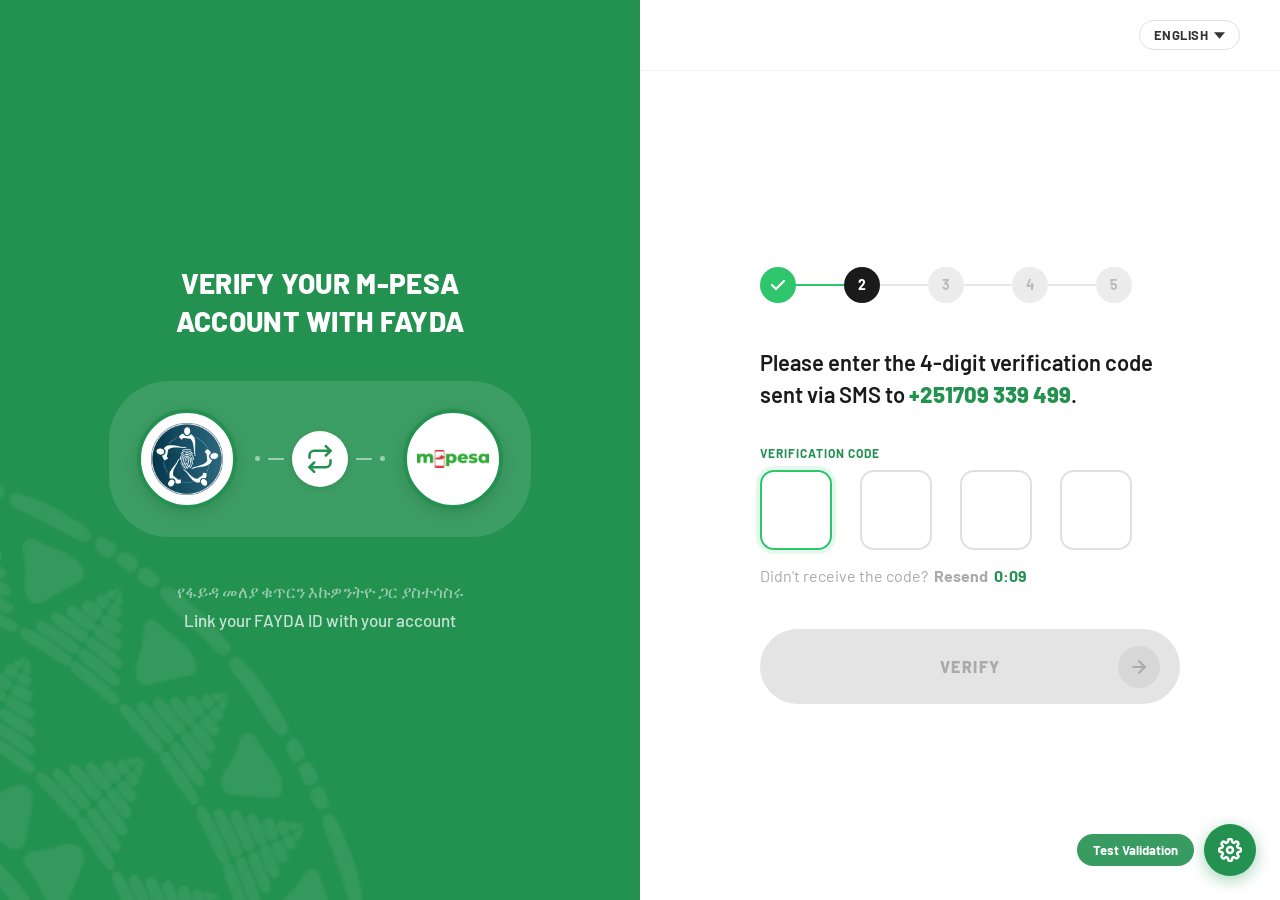
<file: enter-otp.html>
<!DOCTYPE html>
<html lang="en">
<head>
  <meta charset="UTF-8" />
  <meta name="viewport" content="width=device-width, initial-scale=1.0" />
  <title>Enter OTP — M-PESA with FAYDA</title>
  <link href="https://fonts.googleapis.com/css2?family=Barlow:wght@400;500;600;700;800;900&display=swap" rel="stylesheet" />
  <link rel="stylesheet" href="global.css" />
  <style>
    /* ── OTP boxes ── */
    .otp-boxes {
      display: flex;
      gap: 28px;
      margin-bottom: 12px;
    }

    .otp-box {
      width: 72px;
      height: 80px;
      border: 2px solid #e0e0e0;
      border-radius: 14px;
      font-family: 'Barlow', sans-serif;
      font-size: 32px;
      font-weight: 700;
      color: #1a1a1a;
      text-align: center;
      outline: none;
      background: #fff;
      transition: border-color 0.2s, box-shadow 0.2s;
      caret-color: #2FC56D;
    }

    .otp-box:focus {
      border-color: #2FC56D;
      box-shadow: 0 0 0 4px rgba(47,197,109,0.12);
    }

    .otp-box.filled {
      border-color: #239150;
      background: #f0faf4;
    }

    .otp-box.error {
      border-color: #e74c3c !important;
      background: #fef0ef;
      color: #e74c3c;
      box-shadow: 0 0 0 4px rgba(231,76,60,0.12);
    }

    /* Resend row */
    .resend-row {
      display: flex;
      align-items: center;
      gap: 6px;
      margin-bottom: 44px;
      margin-top: 4px;
    }

    .resend-hint {
      font-size: 16px;
      color: #aaa;
    }

    .resend-btn {
      font-family: 'Barlow', sans-serif;
      font-size: 16px;
      font-weight: 700;
      color: #239150;
      background: none;
      border: none;
      cursor: pointer;
      padding: 0;
      text-decoration: underline;
      text-underline-offset: 2px;
    }

    .resend-btn:disabled {
      color: #aaa;
      text-decoration: none;
      cursor: default;
    }

    .timer {
      font-size: 16px;
      font-weight: 700;
      color: #239150;
      min-width: 36px;
    }

    /* Phone number highlight in instruction */
    .phone-highlight {
      color: #239150;
      font-weight: 800;
    }

    /* Error message replacement styling */
    .error-msg {
      font-size: 16px;
      color: #e74c3c;
      font-weight: 600;
      margin-bottom: 44px;
      margin-top: 4px;
      min-height: 24px;
      display: none;
    }
  </style>
</head>
<body>

  <!-- LEFT GREEN PANEL -->
  <div class="left-panel">
    <div class="left-content">
      <div class="mobile-lang-bar mobile-only" style="display:none;">
        <button class="mobile-lang-btn" id="mobileLangBtn" onclick="toggleLang(event)">
          <span id="mobileLangBtnText">EN</span>
          <svg viewBox="0 0 10 6"><path d="M0 0l5 6 5-6z"/></svg>
        </button>
        <div class="lang-dropdown" id="mobileLangDropdown" style="min-width: 100px;">
          <button class="lang-option active" data-lang="en" onclick="selectLang('en')">
            <span>EN</span><span class="check">✓</span>
          </button>
          <button class="lang-option" data-lang="am" onclick="selectLang('am')">
            <span>AM</span><span class="check">✓</span>
          </button>
        </div>
      </div>
      <h1 class="left-title">Verify Your M-PESA<br>Account with FAYDA</h1>

      <div class="logo-strip">
        <div class="logo-bubble"><img src="fayda-logo-hq.png" alt="FAYDA" /></div>
        <div class="connector">
          <div class="c-dot"></div>
          <div class="c-dash"></div>
          <div class="arrow-circle">
            <svg viewBox="0 0 24 24" fill="none" stroke="#239150" stroke-width="2.2" stroke-linecap="round" stroke-linejoin="round">
              <polyline points="17 1 21 5 17 9"></polyline>
              <path d="M3 11V9a4 4 0 0 1 4-4h14"></path>
              <polyline points="7 23 3 19 7 15"></polyline>
              <path d="M21 13v2a4 4 0 0 1-4 4H3"></path>
            </svg>
          </div>
          <div class="c-dash"></div>
          <div class="c-dot"></div>
        </div>
        <div class="logo-bubble"><img src="M-Pesa-Logo.png" alt="M-PESA" /></div>
      </div>

      <div class="left-tagline">
        <p>የፋይዳ መለያ ቁጥርን እኩዎንትዮ ጋር ያስተሳስሩ</p>
        <p>Link your FAYDA ID with your account</p>
      </div>
    </div>
  </div>

  <!-- RIGHT WHITE PANEL -->
  <div class="right-panel">
    <div class="top-bar">
      <div class="lang-switcher">
        <button class="lang-btn" id="langBtn" onclick="toggleLang(event)">
          <span id="langBtnText">ENGLISH</span>
          <svg viewBox="0 0 10 6"><path d="M0 0l5 6 5-6z"/></svg>
        </button>
        <div class="lang-dropdown" id="langDropdown">
          <button class="lang-option active" data-lang="en" onclick="selectLang('en')">
            <span>English</span><span class="check">✓</span>
          </button>
          <button class="lang-option" data-lang="am" onclick="selectLang('am')">
            <span>አማርኛ</span><span class="check">✓</span>
          </button>
        </div>
      </div>
    </div>

    <div class="form-area">
      <!-- Steps: 1 done, 2 active, 3-5 inactive -->
      <div class="steps">
        <div class="step done">
          <svg width="16" height="16" viewBox="0 0 16 16" fill="none">
            <polyline points="2,8 6,12 14,4" stroke="#fff" stroke-width="2.2" stroke-linecap="round" stroke-linejoin="round"/>
          </svg>
        </div>
        <div class="step-line done"></div>
        <div class="step active">2</div>
        <div class="step-line"></div>
        <div class="step inactive">3</div>
        <div class="step-line"></div>
        <div class="step inactive">4</div>
        <div class="step-line"></div>
        <div class="step inactive">5</div>
      </div>

      <p class="instruction">
        Please enter the 4-digit verification code sent via SMS to <span class="phone-highlight" id="phoneDisplay">+251709 339 499</span>.
      </p>

      <div class="input-label">Verification Code</div>

      <div class="otp-boxes" id="otpBoxes">
        <input class="otp-box" type="text" inputmode="numeric" maxlength="1" />
        <input class="otp-box" type="text" inputmode="numeric" maxlength="1" />
        <input class="otp-box" type="text" inputmode="numeric" maxlength="1" />
        <input class="otp-box" type="text" inputmode="numeric" maxlength="1" />
      </div>

      <div class="error-msg" id="otpError"></div>

      <div class="resend-row">
        <span class="resend-hint">Didn't receive the code?</span>
        <button class="resend-btn" id="resendBtn" disabled onclick="resendOtp()">Resend</button>
        <span class="timer" id="timer">0:10</span>
      </div>

      <div class="mobile-tagline">
        <p>የፋይዳ መለያ ቁጥርን እኩዎንትዮ ጋር ያስተሳስሩ</p>
        <p>Link your FAYDA ID with your account</p>
      </div>

      <button class="action-btn" id="verifyBtn" disabled onclick="verify()">
        <span>Verify</span>
        <div class="btn-icon">
          <svg viewBox="0 0 24 24" fill="none" stroke-linecap="round" stroke-linejoin="round" stroke-width="2.5">
            <line x1="5" y1="12" x2="19" y2="12"></line>
            <polyline points="12 5 19 12 12 19"></polyline>
          </svg>
        </div>
      </button>
    </div>
  </div>

  <!-- Floating test button -->
  <div class="floating-test-wrapper">
    <span class="floating-test-label">Test Validation</span>
    <button class="floating-test-btn" id="testBtn" onclick="toggleTestMenu(event)">
      <svg viewBox="0 0 24 24" fill="none" stroke-linecap="round" stroke-linejoin="round">
        <circle cx="12" cy="12" r="3"></circle>
        <path d="M19.4 15a1.65 1.65 0 0 0 .33 1.82l.06.06a2 2 0 0 1-2.83 2.83l-.06-.06a1.65 1.65 0 0 0-1.82-.33 1.65 1.65 0 0 0-1 1.51V21a2 2 0 0 1-4 0v-.09A1.65 1.65 0 0 0 9 19.4a1.65 1.65 0 0 0-1.82.33l-.06.06a2 2 0 0 1-2.83-2.83l.06-.06A1.65 1.65 0 0 0 4.68 15a1.65 1.65 0 0 0-1.51-1H3a2 2 0 0 1 0-4h.09A1.65 1.65 0 0 0 4.6 9a1.65 1.65 0 0 0-.33-1.82l-.06-.06a2 2 0 0 1 2.83-2.83l.06.06A1.65 1.65 0 0 0 9 4.68a1.65 1.65 0 0 0 1-1.51V3a2 2 0 0 1 4 0v.09a1.65 1.65 0 0 0 1 1.51 1.65 1.65 0 0 0 1.82-.33l.06-.06a2 2 0 0 1 2.83 2.83l-.06.06A1.65 1.65 0 0 0 19.4 9a1.65 1.65 0 0 0 1.51 1H21a2 2 0 0 1 0 4h-.09a1.65 1.65 0 0 0-1.51 1z"></path>
      </svg>
    </button>
  </div>
  <div class="overlay" id="overlay" onclick="closeTestMenu()"></div>
  <div class="floating-test-menu" id="testMenu">
    <div class="menu-title">Test Validations</div>
    <button onclick="triggerTest('wrongOtp')">Wrong OTP</button>
    <button onclick="triggerTest('invalidOtp')">Invalid OTP (letter/empty)</button>
    <button onclick="triggerTest('expiredOtp')">OTP Expired</button>
    <button onclick="triggerTest('failedOtp')">Verification Failed</button>
  </div>

  <script>
    /* ── Phone display ── */
    const phone = sessionStorage.getItem('mpesa_phone') || '+251709 339 499';
    document.getElementById('phoneDisplay').textContent = phone;

    /* ── OTP state ── */
    let otpExpired = false;
    let failedAttempts = 0;
    const MAX_ATTEMPTS = 3;

    /* ── OTP box logic ── */
    const boxes = Array.from(document.querySelectorAll('.otp-box'));

    /* ── Error helpers ── */
    function clearBoxError() {
      boxes.forEach(b => b.classList.remove('error'));
    }
    function setBoxError() {
      boxes.forEach(b => b.classList.add('error'));
    }

    function showOtpError(msg) {
      const el = document.getElementById('otpError');
      const resendRow = document.querySelector('.resend-row');
      el.textContent = msg;
      
      if (msg) {
        setBoxError();
        el.style.display = 'block';
        if (resendRow) resendRow.style.display = 'none';
        
        // Error clears after 5 seconds automatically
        setTimeout(() => {
          if (el.textContent === msg) {
            el.textContent = '';
            el.style.display = 'none';
            if (resendRow) resendRow.style.display = 'flex';
            clearBoxError();
          }
        }, 5000);
      } else {
        el.style.display = 'none';
        if (resendRow) resendRow.style.display = 'flex';
        clearBoxError();
      }
    }

    function clearBoxes() {
      boxes.forEach(b => { b.value = ''; b.classList.remove('filled'); b.classList.remove('error'); });
    }

    boxes.forEach((box, i) => {
      box.addEventListener('input', e => {
        const val = e.target.value.replace(/\D/g, '');
        e.target.value = val.slice(0, 1);
        e.target.classList.toggle('filled', val.length > 0);
        if (val && i < boxes.length - 1) boxes[i + 1].focus();
        showOtpError('');
        checkComplete();
      });

      box.addEventListener('keydown', e => {
        if (e.key === 'Backspace' && !box.value && i > 0) {
          boxes[i - 1].focus();
          boxes[i - 1].value = '';
          boxes[i - 1].classList.remove('filled');
          showOtpError('');
          checkComplete();
        }
      });

      box.addEventListener('paste', e => {
        e.preventDefault();
        const pasted = (e.clipboardData || window.clipboardData).getData('text').replace(/\D/g, '');
        pasted.split('').forEach((ch, j) => {
          if (boxes[i + j]) {
            boxes[i + j].value = ch;
            boxes[i + j].classList.add('filled');
          }
        });
        const nextEmpty = boxes.find(b => !b.value);
        if (nextEmpty) nextEmpty.focus(); else boxes[boxes.length - 1].focus();
        showOtpError('');
        checkComplete();
      });
    });

    function checkComplete() {
      const full = boxes.every(b => b.value.length === 1);
      const btn = document.getElementById('verifyBtn');
      btn.classList.toggle('active', full);
      btn.disabled = !full;
    }

    function verify() {
      showOtpError('');

      /* Check expired */
      if (otpExpired) {
        showOtpError('OTP expired. Please Request a New Code');
        clearBoxes();
        document.getElementById('verifyBtn').classList.remove('active');
        document.getElementById('verifyBtn').disabled = true;
        return;
      }

      /* Check all filled */
      const allFilled = boxes.every(b => b.value.length === 1);
      if (!allFilled) {
        showOtpError('Invalid OTP Entered. Please Try Again');
        return;
      }

      const code = boxes.map(b => b.value).join('');

      /* Check if any non-digit */
      if (!/^\d{4}$/.test(code)) {
        showOtpError('Invalid OTP Entered. Please Try Again');
        return;
      }

      /* Accept any valid 4-digit OTP */
      if (code.length === 4) {
        window.location.href = 'fan-login.html';
      }
    }

    /* ── Countdown timer (10 seconds) ── */
    let seconds = 10;
    const timerEl  = document.getElementById('timer');
    const resendEl = document.getElementById('resendBtn');

    function startTimer() {
      seconds = 10;
      timerEl.textContent = '0:10';
      otpExpired = false;
      const cd = setInterval(() => {
        seconds--;
        timerEl.textContent = '0:' + String(seconds).padStart(2, '0');
        if (seconds <= 0) {
          clearInterval(cd);
          timerEl.textContent = '';
          resendEl.disabled = false;
          otpExpired = true;
        }
      }, 1000);
    }
    startTimer();

    function resendOtp() {
      resendEl.disabled = true;
      failedAttempts = 0;
      showOtpError('');
      clearBoxes();
      boxes[0].focus();
      checkComplete();
      startTimer();
    }

    /* ── Test menu ── */
    function toggleTestMenu(e) {
      e.stopPropagation();
      document.getElementById('testMenu').classList.toggle('open');
      document.getElementById('overlay').classList.toggle('open');
    }
    function closeTestMenu() {
      document.getElementById('testMenu').classList.remove('open');
      document.getElementById('overlay').classList.remove('open');
    }
    function triggerTest(type) {
      closeTestMenu();
      const msgs = {
        wrongOtp: 'Wrong OTP entered. Please check the code and try again',
        invalidOtp: 'Invalid OTP Entered. Please Try Again',
        expiredOtp: 'OTP expired. Please Request a New Code',
        failedOtp: 'Verification Failed. Please Request a New Code'
      };
      if (type === 'wrongOtp') {
        /* Fill all boxes, add error styling to show red */
        const wrong = '1234';
        boxes.forEach((b, i) => { b.value = wrong[i]; b.classList.add('filled'); });
        checkComplete();
        showOtpError(msgs.wrongOtp);
        return;
      }
      if (type === 'invalidOtp') {
        boxes.forEach((b, i) => { b.value = '5'; b.classList.add('filled'); });
        boxes[2].value = 'A';
        checkComplete();
        showOtpError(msgs.invalidOtp);
        return;
      }
      if (type === 'expiredOtp') {
        otpExpired = true;
        clearBoxes();
        checkComplete();
      }
      if (type === 'failedOtp') {
        failedAttempts = MAX_ATTEMPTS;
        otpExpired = true;
        clearBoxes();
        checkComplete();
      }
      showOtpError(msgs[type]);
    }

    /* ── Lang switcher ── */
    function toggleLang(e) {
      e.stopPropagation();
      const isMobile = window.innerWidth <= 768;
      if (isMobile) {
        const mobBtn = document.getElementById('mobileLangBtn');
        const mobDd = document.getElementById('mobileLangDropdown');
        if (mobBtn && mobDd) {
          mobBtn.classList.toggle('open');
          mobDd.classList.toggle('open');
        }
      } else {
        const deskBtn = document.getElementById('langBtn');
        const deskDd = document.getElementById('langDropdown');
        if (deskBtn && deskDd) {
          deskBtn.classList.toggle('open');
          deskDd.classList.toggle('open');
        }
      }
    }

    function selectLang(lang) {
      document.querySelectorAll('.lang-option').forEach(o => o.classList.remove('active'));
      document.querySelectorAll(`[data-lang="${lang}"]`).forEach(o => o.classList.add('active'));
      
      const label = lang === 'en' ? 'ENGLISH' : 'አማርኛ';
      const mobileLabel = lang === 'en' ? 'EN' : 'AM';
      
      document.getElementById('langBtnText').textContent = label;
      if (document.getElementById('mobileLangBtnText')) {
        document.getElementById('mobileLangBtnText').textContent = mobileLabel;
      }
      
      document.getElementById('langBtn').classList.remove('open');
      document.getElementById('langDropdown').classList.remove('open');
      
      const mobBtn = document.getElementById('mobileLangBtn');
      const mobDd = document.getElementById('mobileLangDropdown');
      if (mobBtn) mobBtn.classList.remove('open');
      if (mobDd) mobDd.classList.remove('open');
    }

    document.addEventListener('click', () => {
      document.getElementById('langBtn').classList.remove('open');
      document.getElementById('langDropdown').classList.remove('open');
      const mobBtn = document.getElementById('mobileLangBtn');
      const mobDd = document.getElementById('mobileLangDropdown');
      if (mobBtn) mobBtn.classList.remove('open');
      if (mobDd) mobDd.classList.remove('open');
    });

    /* Focus first box on load */
    boxes[0].focus();
  </script>

</body>
</html>
</file>
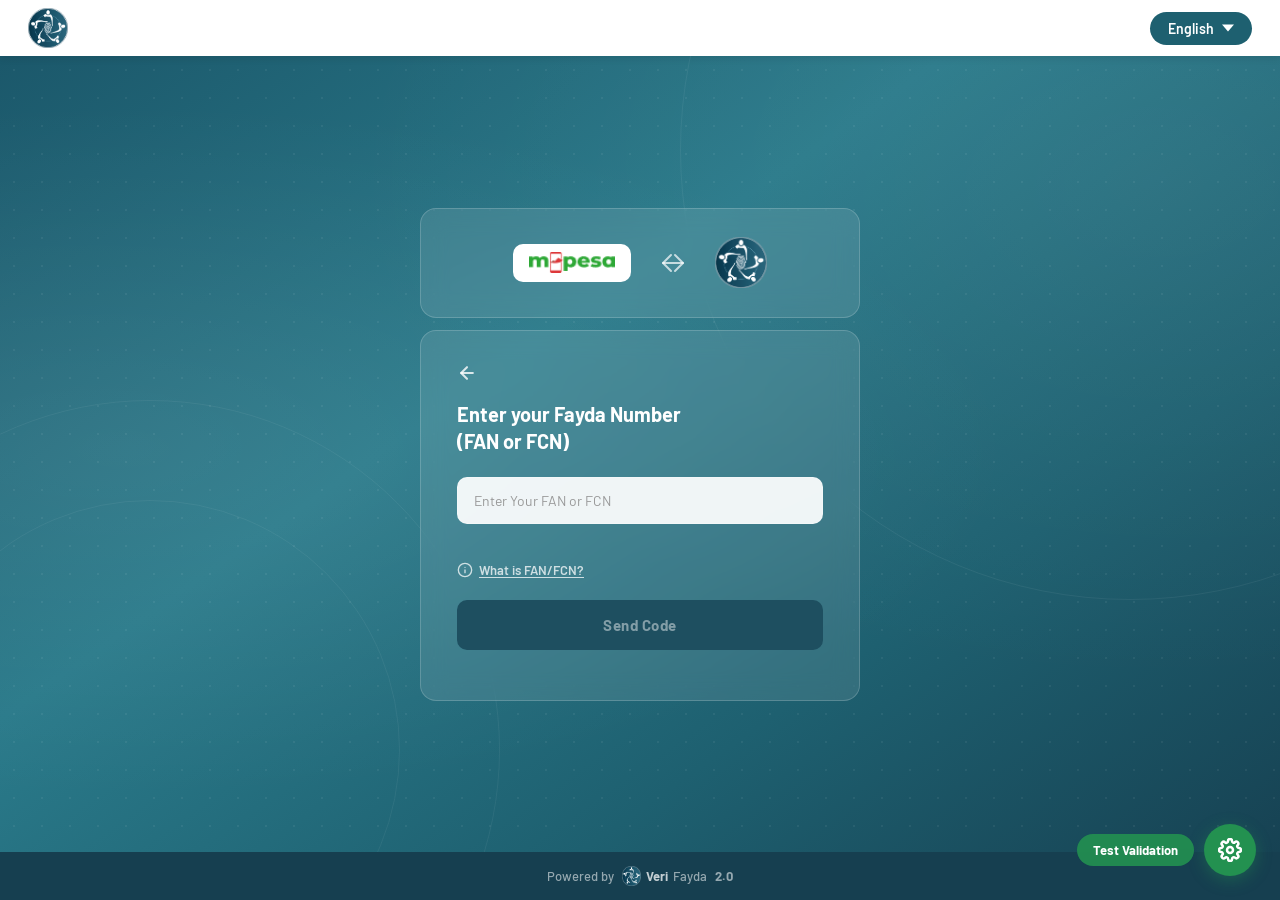
<file: fan-login.html>
<!DOCTYPE html>
<html lang="en">
<head>
  <meta charset="UTF-8" />
  <meta name="viewport" content="width=device-width, initial-scale=1.0" />
  <title>FAYDA Login — Enter FAN/FCN</title>
  <link href="https://fonts.googleapis.com/css2?family=Barlow:wght@400;500;600;700;800;900&display=swap" rel="stylesheet" />
  <link rel="stylesheet" href="global.css" />
  <style>
    *, *::before, *::after { margin: 0; padding: 0; box-sizing: border-box; }

    body {
      font-family: 'Barlow', sans-serif;
      min-height: 100vh;
      display: flex;
      flex-direction: column;
      background: #1e5f6e;
    }

    .bg {
      position: fixed;
      inset: 0;
      background:
        radial-gradient(ellipse at 10% 50%, rgba(255,255,255,0.07) 0%, transparent 55%),
        radial-gradient(ellipse at 90% 20%, rgba(255,255,255,0.05) 0%, transparent 50%),
        linear-gradient(145deg, #1a5568 0%, #2a7a8a 40%, #1e6070 70%, #163f50 100%);
      z-index: 0;
    }
    .bg::after {
      content: '';
      position: absolute;
      inset: 0;
      background-image: radial-gradient(circle, rgba(255,255,255,0.06) 1px, transparent 1px);
      background-size: 28px 28px;
    }
    .arc {
      position: fixed;
      border-radius: 50%;
      border: 1.5px solid rgba(255,255,255,0.06);
      z-index: 0;
      pointer-events: none;
    }
    .arc-1 { width: 700px; height: 700px; bottom: -200px; left: -200px; }
    .arc-2 { width: 500px; height: 500px; bottom: -100px; left: -100px; }
    .arc-3 { width: 900px; height: 900px; top: -300px; right: -300px; }

    .navbar {
      position: relative;
      z-index: 10;
      background: #fff;
      height: 56px;
      display: flex;
      align-items: center;
      justify-content: space-between;
      padding: 0 28px;
      box-shadow: 0 2px 8px rgba(0,0,0,0.10);
      flex-shrink: 0;
    }
    .nav-logo { width: 40px; height: 40px; object-fit: contain; }
    .nav-lang { position: relative; }
    .nav-lang-btn {
      display: flex;
      align-items: center;
      gap: 8px;
      background: #1e6070;
      border: none;
      border-radius: 22px;
      padding: 8px 18px;
      cursor: pointer;
      font-family: 'Barlow', sans-serif;
      font-size: 14px;
      font-weight: 600;
      color: #fff;
      transition: background 0.2s;
    }
    .nav-lang-btn:hover { background: #155060; }
    .nav-lang-btn svg { width: 12px; height: 12px; fill: #fff; transition: transform 0.2s; }
    .nav-lang-btn.open svg { transform: rotate(180deg); }
    .nav-lang-dropdown {
      display: none;
      position: absolute;
      top: calc(100% + 6px);
      right: 0;
      background: #fff;
      border: 1px solid #e0e0e0;
      border-radius: 10px;
      box-shadow: 0 8px 24px rgba(0,0,0,0.12);
      overflow: hidden;
      min-width: 140px;
      z-index: 20;
    }
    .nav-lang-dropdown.open { display: block; }
    .nav-lang-opt {
      display: flex;
      align-items: center;
      justify-content: space-between;
      padding: 11px 16px;
      font-family: 'Barlow', sans-serif;
      font-size: 14px;
      font-weight: 600;
      color: #333;
      background: none;
      border: none;
      width: 100%;
      cursor: pointer;
      transition: background 0.15s;
    }
    .nav-lang-opt:hover { background: #f4f9fa; }
    .nav-lang-opt.active { color: #1e6070; }
    .nav-lang-opt:not(:last-child) { border-bottom: 1px solid #f0f0f0; }
    .nav-lang-opt .check { color: #1e6070; opacity: 0; }
    .nav-lang-opt.active .check { opacity: 1; }

    .main {
      position: relative;
      z-index: 5;
      flex: 1;
      display: flex;
      flex-direction: column;
      align-items: center;
      justify-content: center;
      padding: 40px 20px;
      gap: 12px;
    }

    .card {
      background: rgba(255,255,255,0.10);
      backdrop-filter: blur(12px);
      -webkit-backdrop-filter: blur(12px);
      border: 1px solid rgba(255,255,255,0.18);
      border-radius: 16px;
      width: 100%;
      max-width: 440px;
    }

    .logo-card {
      padding: 28px 36px;
      display: flex;
      align-items: center;
      justify-content: center;
      gap: 28px;
      transition: opacity 0.3s;
    }
    .logo-card img { height: 48px; object-fit: contain; }
    .logo-card img.mpesa {
      height: 38px;
      background: #fff;
      border-radius: 10px;
      padding: 8px 16px;
    }
    .logo-card img.fayda-icon { height: 52px; }
    .transfer-arrows { display: flex; align-items: center; flex-shrink: 0; }
    .transfer-arrows svg { width: 28px; height: 20px; stroke: rgba(255,255,255,0.70); }

    .form-card { padding: 32px 36px 36px; }

    .back-btn {
      display: inline-flex;
      align-items: center;
      gap: 6px;
      background: none;
      border: none;
      cursor: pointer;
      color: rgba(255,255,255,0.80);
      padding: 0;
      margin-bottom: 18px;
      transition: color 0.2s;
    }
    .back-btn:hover { color: #fff; }

    .form-title {
      font-size: 20px;
      font-weight: 700;
      color: #fff;
      line-height: 1.35;
      margin-bottom: 22px;
    }

    #step-fan { display: block; }

    .fan-input {
      width: 100%;
      padding: 14px 16px;
      border: 1.5px solid rgba(255,255,255,0.25);
      border-radius: 10px;
      background: rgba(255,255,255,0.92);
      font-family: 'Barlow', sans-serif;
      font-size: 14px;
      font-weight: 500;
      color: #1a1a1a;
      outline: none;
      transition: border-color 0.2s, box-shadow 0.2s;
      margin-bottom: 12px;
    }
    .fan-input::placeholder { color: #999; font-weight: 400; }
    .fan-input:focus {
      border-color: #2FC56D;
      box-shadow: 0 0 0 3px rgba(47,197,109,0.15);
      background: #fff;
    }
    .fan-input.error {
      border-color: #e74c3c;
      box-shadow: 0 0 0 3px rgba(231,76,60,0.15);
      color: #e74c3c;
    }

    .fan-error {
      font-size: 12.5px;
      font-weight: 600;
      color: #e74c3c;
      margin-bottom: 8px;
      min-height: 18px;
    }

    .fan-help {
      display: flex;
      align-items: center;
      gap: 6px;
      margin-bottom: 22px;
      cursor: pointer;
      width: fit-content;
    }
    .fan-help span {
      font-size: 13px;
      font-weight: 600;
      color: rgba(255,255,255,0.75);
      text-decoration: underline;
      text-underline-offset: 2px;
      transition: color 0.2s;
    }
    .fan-help:hover span { color: #fff; }
    .fan-help svg { width: 16px; height: 16px; stroke: rgba(255,255,255,0.75); flex-shrink: 0; }

    #step-otp { display: none; }

    .fan-display {
      width: 100%;
      padding: 14px 16px;
      border: 1.5px solid rgba(255,255,255,0.30);
      border-radius: 10px;
      background: rgba(255,255,255,0.10);
      font-family: 'Barlow', sans-serif;
      font-size: 15px;
      font-weight: 600;
      color: #fff;
      margin-bottom: 24px;
      letter-spacing: 1px;
    }

    .otp-line-boxes {
      display: flex;
      gap: 12px;
      justify-content: center;
      margin-bottom: 18px;
    }
    .otp-line-box {
      width: 48px;
      height: 52px;
      border: none;
      border-bottom: 2.5px solid rgba(255,255,255,0.45);
      background: transparent;
      font-family: 'Barlow', sans-serif;
      font-size: 28px;
      font-weight: 700;
      color: #fff;
      text-align: center;
      outline: none;
      caret-color: #2FC56D;
      transition: border-color 0.2s;
    }
    .otp-line-box:focus { border-color: #2FC56D; }
    .otp-line-box.filled { border-color: rgba(255,255,255,0.85); }
    .otp-line-box.error {
      border-color: #e74c3c !important;
      color: #e74c3c;
    }

    .otp-error-msg {
      font-size: 12.5px;
      font-weight: 600;
      color: #e74c3c;
      text-align: center;
      min-height: 18px;
      margin-bottom: 8px;
    }

    .code-sent-note {
      font-size: 13px;
      color: rgba(255,255,255,0.65);
      text-align: center;
      margin-bottom: 24px;
      line-height: 1.5;
    }
    .code-sent-note strong { color: rgba(255,255,255,0.90); font-weight: 700; }

    .action-btn {
      width: 100%;
      padding: 16px;
      border-radius: 10px;
      border: none;
      background: #1e4f60;
      color: rgba(255,255,255,0.45);
      font-family: 'Barlow', sans-serif;
      font-size: 15px;
      font-weight: 700;
      letter-spacing: 0.5px;
      cursor: not-allowed;
      transition: background 0.25s, box-shadow 0.25s, color 0.25s;
      margin-bottom: 14px;
    }
    .action-btn.active {
      background: #1a5f72;
      color: #fff;
      cursor: pointer;
      box-shadow: 0 6px 20px rgba(0,0,0,0.20);
    }
    .action-btn.active:hover { background: #155060; box-shadow: 0 8px 24px rgba(0,0,0,0.28); }

    .resend-timer {
      text-align: center;
      font-size: 13px;
      font-weight: 600;
      color: rgba(255,255,255,0.60);
    }
    .resend-timer button {
      background: none;
      border: none;
      color: rgba(255,255,255,0.90);
      font-family: 'Barlow', sans-serif;
      font-size: 13px;
      font-weight: 700;
      text-decoration: underline;
      text-underline-offset: 2px;
      cursor: pointer;
      padding: 0;
      display: none;
    }
    .resend-timer button.show { display: inline; }

    .footer {
      position: relative;
      z-index: 5;
      background: #163f50;
      padding: 14px 20px;
      display: flex;
      align-items: center;
      justify-content: center;
      gap: 8px;
      flex-shrink: 0;
    }
    .footer span { font-size: 13px; color: rgba(255,255,255,0.55); font-weight: 500; }
    .footer-brand { display: flex; align-items: center; gap: 5px; }
    .footer-logo { height: 20px; object-fit: contain; }
    .footer-version { font-size: 13px; font-weight: 700; color: #e87722; }
  </style>
</head>
<body>

  <div class="bg"></div>
  <div class="arc arc-1"></div>
  <div class="arc arc-2"></div>
  <div class="arc arc-3"></div>

  <nav class="navbar">
    <img class="nav-logo" src="fayda-logo-hq.png" alt="FAYDA" />
    <div class="nav-lang">
      <button class="nav-lang-btn" id="navLangBtn" onclick="toggleNavLang(event)">
        English
        <svg viewBox="0 0 10 6"><path d="M0 0l5 6 5-6z"/></svg>
      </button>
      <div class="nav-lang-dropdown" id="navLangDd">
        <button class="nav-lang-opt active" onclick="selectNavLang('English')">English <span class="check">✓</span></button>
        <button class="nav-lang-opt" onclick="selectNavLang('አማርኛ')">አማርኛ <span class="check">✓</span></button>
      </div>
    </div>
  </nav>

  <div class="main">

    <!-- Validation view card (replaces form card when triggered) -->
    <div class="card" id="validationView" style="display:none; padding:36px; flex-direction:column; align-items:center; gap:22px; text-align:center; position:relative; overflow:hidden; max-width:440px; width:100%;">

      <!-- Decorative rings -->
      <div id="valRing1" style="position:absolute;width:220px;height:220px;border-radius:50%;border:2px solid;top:-80px;right:-80px;pointer-events:none;"></div>
      <div id="valRing2" style="position:absolute;width:150px;height:150px;border-radius:50%;border:1.5px solid;top:-40px;right:-40px;pointer-events:none; opacity:0.6;"></div>

      <!-- Icon -->
      <div id="valIcon" style="width:110px;height:110px;border-radius:50%;display:flex;align-items:center;justify-content:center;position:relative;z-index:1;flex-shrink:0;"></div>

      <!-- Text -->
      <div style="position:relative;z-index:1;">
        <h2 id="valTitle" style="font-size:22px;font-weight:800;color:#fff;margin-bottom:10px;font-family:'Barlow',sans-serif;"></h2>
        <p  id="valMsg"   style="font-size:14px;font-weight:500;color:rgba(255,255,255,0.70);line-height:1.7;font-family:'Barlow',sans-serif;max-width:320px;margin:0 auto;"></p>
      </div>

      <!-- Details list -->
      <div id="valDetails" style="width:100%;text-align:left;border-top:1px solid rgba(255,255,255,0.12);padding-top:4px;"></div>

      <!-- Action buttons -->
      <div style="display:flex;gap:10px;width:100%;margin-top:4px;">
        <button onclick="closeValidation()" style="flex:1;padding:14px;border-radius:50px;border:1.5px solid rgba(255,255,255,0.30);background:transparent;color:rgba(255,255,255,0.85);font-family:'Barlow',sans-serif;font-size:14px;font-weight:700;cursor:pointer;transition:background 0.2s;" onmouseover="this.style.background='rgba(255,255,255,0.10)'" onmouseout="this.style.background='transparent'">
          ← Try Again
        </button>
        <button id="valActionBtn" style="flex:1;padding:14px;border-radius:50px;border:none;background:#1a5f72;color:#fff;font-family:'Barlow',sans-serif;font-size:14px;font-weight:700;cursor:pointer;box-shadow:0 4px 16px rgba(0,0,0,0.25);transition:background 0.2s;" onmouseover="this.style.background='#155060'" onmouseout="this.style.background='#1a5f72'">
          Contact Support
        </button>
      </div>
    </div>

    <div class="card logo-card" id="logoCard">
      <img class="mpesa" src="M-Pesa-Logo.png" alt="M-PESA" />
      <div class="transfer-arrows">
        <svg viewBox="0 0 28 20" fill="none" stroke-width="2" stroke-linecap="round" stroke-linejoin="round">
          <polyline points="16,2 24,10 16,18"></polyline>
          <line x1="4" y1="10" x2="24" y2="10"></line>
          <polyline points="12,2 4,10 12,18"></polyline>
        </svg>
      </div>
      <img class="fayda-icon" src="fayda-logo-hq.png" alt="FAYDA" />
    </div>

    <div class="card form-card" id="formCard">

      <!-- ── STEP 3: Enter FAN/FCN ── -->
      <div id="step-fan">
        <button class="back-btn" onclick="history.back()">
          <svg width="20" height="20" viewBox="0 0 24 24" fill="none" stroke="currentColor" stroke-width="2.5" stroke-linecap="round" stroke-linejoin="round">
            <line x1="19" y1="12" x2="5" y2="12"></line>
            <polyline points="12 19 5 12 12 5"></polyline>
          </svg>
        </button>

        <h2 class="form-title">Enter your Fayda Number<br>(FAN or FCN)</h2>

        <input
          class="fan-input"
          id="fanInput"
          type="text"
          placeholder="Enter Your FAN or FCN"
          oninput="handleFanInput(this)"
        />

        <div class="fan-error" id="fanError"></div>

        <div class="fan-help" onclick="showHelp()">
          <svg viewBox="0 0 24 24" fill="none" stroke-width="2" stroke-linecap="round" stroke-linejoin="round">
            <circle cx="12" cy="12" r="10"></circle>
            <line x1="12" y1="16" x2="12" y2="12"></line>
            <line x1="12" y1="8" x2="12.01" y2="8"></line>
          </svg>
          <span>What is FAN/FCN?</span>
        </div>

        <button class="action-btn" id="sendBtn" disabled onclick="goToOtp()">
          Send Code
        </button>
      </div>

      <!-- ── STEP 4: Verify OTP ── -->
      <div id="step-otp">
        <button class="back-btn" onclick="goBackToFan()">
          <svg width="20" height="20" viewBox="0 0 24 24" fill="none" stroke="currentColor" stroke-width="2.5" stroke-linecap="round" stroke-linejoin="round">
            <line x1="19" y1="12" x2="5" y2="12"></line>
            <polyline points="12 19 5 12 12 5"></polyline>
          </svg>
        </button>

        <div class="fan-display" id="fanDisplay"></div>

        <div class="otp-line-boxes" id="otpLineBoxes">
          <input class="otp-line-box" type="text" inputmode="numeric" maxlength="1" />
          <input class="otp-line-box" type="text" inputmode="numeric" maxlength="1" />
          <input class="otp-line-box" type="text" inputmode="numeric" maxlength="1" />
          <input class="otp-line-box" type="text" inputmode="numeric" maxlength="1" />
          <input class="otp-line-box" type="text" inputmode="numeric" maxlength="1" />
          <input class="otp-line-box" type="text" inputmode="numeric" maxlength="1" />
        </div>

        <div class="otp-error-msg" id="fanOtpError"></div>

        <p class="code-sent-note">
          Code has been sent to your registered Mobile Number:<br>
          <strong id="maskedPhone">XXXXXX9403</strong>
        </p>

        <button class="action-btn" id="verifyBtn" disabled onclick="verifyOtp()">
          Verify
        </button>

        <div class="resend-timer">
          <span id="resendText">Resend code in </span>
          <span id="timerDisplay">04:51</span>
          <button id="resendBtn" onclick="resendCode()">Resend code</button>
        </div>
      </div>

    </div>
  </div>

  <!-- Floating test button -->
  <div class="floating-test-wrapper">
    <span class="floating-test-label">Test Validation</span>
    <button class="floating-test-btn" id="testBtn" onclick="toggleTestMenu(event)">
      <svg viewBox="0 0 24 24" fill="none" stroke-linecap="round" stroke-linejoin="round">
        <circle cx="12" cy="12" r="3"></circle>
        <path d="M19.4 15a1.65 1.65 0 0 0 .33 1.82l.06.06a2 2 0 0 1-2.83 2.83l-.06-.06a1.65 1.65 0 0 0-1.82-.33 1.65 1.65 0 0 0-1 1.51V21a2 2 0 0 1-4 0v-.09A1.65 1.65 0 0 0 9 19.4a1.65 1.65 0 0 0-1.82.33l-.06.06a2 2 0 0 1-2.83-2.83l.06-.06A1.65 1.65 0 0 0 4.68 15a1.65 1.65 0 0 0-1.51-1H3a2 2 0 0 1 0-4h.09A1.65 1.65 0 0 0 4.6 9a1.65 1.65 0 0 0-.33-1.82l-.06-.06a2 2 0 0 1 2.83-2.83l.06.06A1.65 1.65 0 0 0 9 4.68a1.65 1.65 0 0 0 1-1.51V3a2 2 0 0 1 4 0v.09a1.65 1.65 0 0 0 1 1.51 1.65 1.65 0 0 0 1.82-.33l.06-.06a2 2 0 0 1 2.83 2.83l-.06.06A1.65 1.65 0 0 0 19.4 9a1.65 1.65 0 0 0 1.51 1H21a2 2 0 0 1 0 4h-.09a1.65 1.65 0 0 0-1.51 1z"></path>
      </svg>
    </button>
  </div>
  <div class="overlay" id="overlay" onclick="closeTestMenu()"></div>
  <div class="floating-test-menu" id="testMenu">
    <div class="menu-title">Test Validations</div>
    <div style="font-size: 11px; font-weight: 700; color: #888; text-transform: uppercase; padding: 4px 18px; margin-top: 4px;">System Status</div>
    <button onclick="triggerValidation('limitReached')">Link Limit Reached</button>
    <button onclick="triggerValidation('inProgress')">Request In Progress</button>
    <button onclick="triggerValidation('alreadyLinked')">Already Linked</button>
    
    <div style="height: 1px; background: #f0f0f0; margin: 6px 0;"></div>
    <div style="font-size: 11px; font-weight: 700; color: #888; text-transform: uppercase; padding: 4px 18px;">FAYDA Number Tests</div>
    <button onclick="triggerFanInputTest('tooShort')">Too Short FAN (10 digits)</button>
    <button onclick="triggerFanInputTest('invalidLength')">Invalid FCN (14 digits)</button>
    
    <div style="height: 1px; background: #f0f0f0; margin: 6px 0;"></div>
    <div style="font-size: 11px; font-weight: 700; color: #888; text-transform: uppercase; padding: 4px 18px;">FAYDA OTP Tests</div>
    <button onclick="triggerFanOtpTest('wrongOtp')">Wrong FAYDA OTP (123456)</button>
    <button onclick="triggerFanOtpTest('expiredOtp')">Expired FAYDA OTP</button>
    <button onclick="triggerFanOtpTest('invalidOtp')">Incomplete FAYDA OTP</button>
  </div>

  <footer class="footer">
    <span>Powered by</span>
    <div class="footer-brand">
      <img class="footer-logo" src="fayda-logo-hq.png" alt="VeriFayda" />
      <span style="font-size:13px; font-weight:700; color:rgba(255,255,255,0.75);">Veri</span><span class="footer-version">Fayda</span>
    </div>
    <span style="font-weight:700; color:rgba(255,255,255,0.55);">2.0</span>
  </footer>

  <div id="helpModal" style="display:none; position:fixed; inset:0; background:rgba(0,0,0,0.50); z-index:100; align-items:center; justify-content:center;">
    <div style="background:#fff; border-radius:16px; padding:36px; max-width:400px; width:90%; position:relative;">
      <button onclick="document.getElementById('helpModal').style.display='none'" style="position:absolute; top:16px; right:16px; background:none; border:none; cursor:pointer; font-size:22px; color:#666;">&times;</button>
      <h3 style="font-size:18px; font-weight:700; color:#1e5f6e; margin-bottom:14px;">What is FAN/FCN?</h3>
      <p style="font-size:14px; color:#555; line-height:1.7; margin-bottom:10px;">
        <strong>FAN (Fayda Alias Number)</strong> — A unique alias you set when registering for your FAYDA digital identity.
      </p>
      <p style="font-size:14px; color:#555; line-height:1.7;">
        <strong>FCN (Fayda Card Number)</strong> — The 16-digit number printed on your FAYDA national ID card.
      </p>
    </div>
  </div>

  <script>
    function showFanError(msg) {
      const el = document.getElementById('fanError');
      const input = document.getElementById('fanInput');
      el.textContent = msg;
      input.classList.toggle('error', !!msg);
      // Removed the auto-hide timeout so the error stays visible until they type, which is standard for form validation
    }

    function handleFanInput(input) {
      const btn = document.getElementById('sendBtn');
      const errorEl = document.getElementById('fanError');
      
      // Extract raw digits only
      let digits = input.value.replace(/\D/g, '');
      
      // Limit to max 16 digits
      if (digits.length > 16) {
        digits = digits.slice(0, 16);
      }
      
      // Format digits into blocks of 4
      const matches = digits.match(/\d{1,4}/g);
      const formatted = matches ? matches.join(' ') : '';
      input.value = formatted;
      
      // Clear error and standard border states as they type
      showFanError('');
      input.classList.remove('error');
      input.style.borderColor = '';
      input.style.boxShadow = '';

      // Enable the button if they have typed at least 1 digit, so they can click and get rich validation feedback
      const hasInput = digits.length >= 1;
      btn.classList.toggle('active', hasInput);
      btn.disabled = !hasInput;
      
      // Dynamic live validation helper
      if (digits.length === 12) {
        errorEl.innerHTML = '<span style="color: #2FC56D; font-weight: 700;">✓ Valid 12-digit FAN (Alias Number)</span>';
        input.style.borderColor = '#2FC56D';
        input.style.boxShadow = '0 0 0 3px rgba(47,197,109,0.15)';
      } else if (digits.length === 16) {
        errorEl.innerHTML = '<span style="color: #2FC56D; font-weight: 700;">✓ Valid 16-digit FCN (Card Number)</span>';
        input.style.borderColor = '#2FC56D';
        input.style.boxShadow = '0 0 0 3px rgba(47,197,109,0.15)';
      }
    }

    function goToOtp() {
      const input = document.getElementById('fanInput');
      const val = input.value.trim();
      const digits = val.replace(/\D/g, '');
      
      if (digits.length === 0) {
        showFanError('Fayda number is required.');
        input.classList.add('error');
        input.focus();
        return;
      }
      
      if (digits.length < 12) {
        showFanError(`Fayda Alias Number (FAN) must be exactly 12 digits. You entered ${digits.length} digit${digits.length === 1 ? '' : 's'}.`);
        input.classList.add('error');
        input.focus();
        return;
      }
      
      if (digits.length > 12 && digits.length < 16) {
        showFanError(`Fayda Card Number (FCN) must be exactly 16 digits. You entered ${digits.length} digits.`);
        input.classList.add('error');
        input.focus();
        return;
      }
      
      if (digits.length > 16) {
        showFanError('Fayda Number cannot exceed 16 digits.');
        input.classList.add('error');
        input.focus();
        return;
      }

      // Valid: Proceed to OTP step
      document.getElementById('fanDisplay').textContent = val;
      const last4 = digits.slice(-4);
      document.getElementById('maskedPhone').textContent = 'XXXXXX' + last4;

      document.getElementById('step-fan').style.display = 'none';
      document.getElementById('step-otp').style.display = 'block';

      startCountdown();
      setTimeout(() => document.querySelectorAll('.otp-line-box')[0].focus(), 100);
    }

    function goBackToFan() {
      document.getElementById('step-otp').style.display = 'none';
      document.getElementById('step-fan').style.display = 'block';
      clearOtp();
      clearInterval(timerInterval);
    }

    function showHelp() {
      document.getElementById('helpModal').style.display = 'flex';
    }

    /* ── Step 4: OTP verify ── */
    const lineBoxes = Array.from(document.querySelectorAll('.otp-line-box'));
    let fanOtpExpired = false;

    function showFanOtpError(msg) {
      const el = document.getElementById('fanOtpError');
      el.textContent = msg;
      lineBoxes.forEach(b => b.classList.toggle('error', !!msg));
      if (msg) setTimeout(() => { if (el.textContent === msg) { el.textContent = ''; lineBoxes.forEach(b => b.classList.remove('error')); } }, 5000);
    }

    lineBoxes.forEach((box, i) => {
      box.addEventListener('input', e => {
        const val = e.target.value.replace(/\D/g, '');
        e.target.value = val.slice(0, 1);
        e.target.classList.toggle('filled', val.length > 0);
        if (val && i < lineBoxes.length - 1) lineBoxes[i + 1].focus();
        showFanOtpError('');
        checkOtpComplete();
      });
      box.addEventListener('keydown', e => {
        if (e.key === 'Backspace' && !box.value && i > 0) {
          lineBoxes[i - 1].focus();
          lineBoxes[i - 1].value = '';
          lineBoxes[i - 1].classList.remove('filled');
          showFanOtpError('');
          checkOtpComplete();
        }
      });
      box.addEventListener('paste', e => {
        e.preventDefault();
        const pasted = (e.clipboardData || window.clipboardData).getData('text').replace(/\D/g, '');
        pasted.split('').forEach((ch, j) => {
          if (lineBoxes[i + j]) { lineBoxes[i + j].value = ch; lineBoxes[i + j].classList.add('filled'); }
        });
        const next = lineBoxes.find(b => !b.value);
        (next || lineBoxes[lineBoxes.length - 1]).focus();
        showFanOtpError('');
        checkOtpComplete();
      });
    });

    function checkOtpComplete() {
      const full = lineBoxes.every(b => b.value.length === 1);
      const btn = document.getElementById('verifyBtn');
      btn.classList.toggle('active', full);
      btn.disabled = !full;
    }

    function clearOtp() {
      lineBoxes.forEach(b => { b.value = ''; b.classList.remove('filled'); b.classList.remove('error'); });
      checkOtpComplete();
    }

    function verifyOtp() {
      showFanOtpError('');
      
      if (fanOtpExpired) {
        showFanOtpError('FAYDA OTP has expired. Please click Resend to get a new code.');
        clearOtp();
        return;
      }
      
      const allFilled = lineBoxes.every(b => b.value.length === 1);
      if (!allFilled) {
        showFanOtpError('Please enter the complete 6-digit verification code.');
        return;
      }
      
      const code = lineBoxes.map(b => b.value).join('');
      if (!/^\d{6}$/.test(code)) {
        showFanOtpError('Invalid code. Verification code must be 6 digits.');
        return;
      }
      
      // Simulate incorrect OTP for testing when they enter 000000 or 123456
      if (code === '000000' || code === '123456') {
        showFanOtpError('Incorrect verification code. Please check your SMS and try again.');
        // Highlight the boxes in red
        lineBoxes.forEach(b => b.classList.add('error'));
        return;
      }
      
      window.location.href = 'consent.html';
    }

    /* ── Countdown timer ── */
    let timerInterval;
    let timerSecs = 291;

    function startCountdown() {
      timerSecs = 291;
      fanOtpExpired = false;
      updateTimerDisplay();
      clearInterval(timerInterval);
      timerInterval = setInterval(() => {
        timerSecs--;
        updateTimerDisplay();
        if (timerSecs <= 0) {
          clearInterval(timerInterval);
          document.getElementById('resendText').style.display = 'none';
          document.getElementById('timerDisplay').style.display = 'none';
          document.getElementById('resendBtn').classList.add('show');
          fanOtpExpired = true;
        }
      }, 1000);
    }

    function updateTimerDisplay() {
      const m = Math.floor(timerSecs / 60);
      const s = timerSecs % 60;
      document.getElementById('timerDisplay').textContent =
        String(m).padStart(2, '0') + ':' + String(s).padStart(2, '0');
    }

    function resendCode() {
      document.getElementById('resendBtn').classList.remove('show');
      document.getElementById('resendText').style.display = '';
      document.getElementById('timerDisplay').style.display = '';
      fanOtpExpired = false;
      clearOtp();
      lineBoxes[0].focus();
      startCountdown();
    }

    /* ── Nav lang ── */
    function toggleNavLang(e) {
      e.stopPropagation();
      document.getElementById('navLangBtn').classList.toggle('open');
      document.getElementById('navLangDd').classList.toggle('open');
    }
    function selectNavLang(lang) {
      document.querySelectorAll('.nav-lang-opt').forEach(o => o.classList.remove('active'));
      [...document.querySelectorAll('.nav-lang-opt')].find(o => o.textContent.trim().startsWith(lang.trim())).classList.add('active');
      document.getElementById('navLangBtn').childNodes[0].textContent = lang;
      document.getElementById('navLangBtn').classList.remove('open');
      document.getElementById('navLangDd').classList.remove('open');
    }
    document.addEventListener('click', () => {
      document.getElementById('navLangBtn').classList.remove('open');
      document.getElementById('navLangDd').classList.remove('open');
    });

    /* ── Test menu ── */
    function toggleTestMenu(e) {
      e.stopPropagation();
      document.getElementById('testMenu').classList.toggle('open');
      document.getElementById('overlay').classList.toggle('open');
    }
    function closeTestMenu() {
      document.getElementById('testMenu').classList.remove('open');
      document.getElementById('overlay').classList.remove('open');
    }
    const validations = {
      limitReached: {
        iconBg: 'rgba(231,76,60,0.18)', ringColor: 'rgba(231,76,60,0.35)',
        icon: '<svg width="52" height="52" viewBox="0 0 24 24" fill="none" stroke="#e74c3c" stroke-width="1.8" stroke-linecap="round" stroke-linejoin="round"><circle cx="12" cy="12" r="10"/><line x1="4.93" y1="4.93" x2="19.07" y2="19.07"/></svg>',
        title: 'Link Limit Reached',
        msg: 'This Fayda ID is already linked to the maximum number of M-PESA accounts.',
        details: [
          { icon: '⚠️', text: 'Maximum of <strong>3 linked M-PESA accounts</strong> per Fayda ID has been reached.' },
          { icon: '🔓', text: 'Unlink an existing account from your <strong>Fayda profile</strong> to add a new one.' },
          { icon: '📞', text: 'Call M-PESA support at <strong>*456#</strong> if you believe this is an error.' }
        ],
        btnLabel: 'Unlink Account'
      },
      inProgress: {
        iconBg: 'rgba(52,152,219,0.18)', ringColor: 'rgba(52,152,219,0.35)',
        icon: '<svg width="52" height="52" viewBox="0 0 24 24" fill="none" stroke="#3498db" stroke-width="1.8" stroke-linecap="round" stroke-linejoin="round"><path d="M10 13a5 5 0 0 0 7.54.54l3-3a5 5 0 0 0-7.07-7.07l-1.72 1.71"/><path d="M14 11a5 5 0 0 0-7.54-.54l-3 3a5 5 0 0 0 7.07 7.07l1.71-1.71"/></svg>',
        title: 'Request In Progress',
        msg: 'We have already received a request to link this Fayda ID. It is currently being processed.',
        details: [
          { icon: '⏳', text: 'Your previous request is <strong>being verified</strong>. This takes 1–5 minutes.' },
          { icon: '📱', text: 'An <strong>SMS confirmation</strong> will be sent when linking is complete.' },
          { icon: '🔄', text: 'No SMS after 10 minutes? <strong>Try again</strong> or contact support.' }
        ],
        btnLabel: 'Check Status'
      },
      alreadyLinked: {
        iconBg: 'rgba(47,197,109,0.18)', ringColor: 'rgba(47,197,109,0.35)',
        icon: '<svg width="52" height="52" viewBox="0 0 24 24" fill="none" stroke="#2FC56D" stroke-width="1.8" stroke-linecap="round" stroke-linejoin="round"><polyline points="20 6 9 17 4 12"/></svg>',
        title: 'Already Linked',
        msg: 'Your M-PESA wallet is already linked with this Fayda ID.',
        details: [
          { icon: '✅', text: 'Your account is <strong>fully verified</strong>. No further action is needed.' },
          { icon: '🔒', text: 'Your Fayda ID is <strong>securely bound</strong> to your M-PESA wallet.' },
          { icon: '💳', text: 'You can use <strong>Fayda-verified M-PESA services</strong> without re-verification.' }
        ],
        btnLabel: 'View Account'
      }
    };

    function triggerValidation(type) {
      closeTestMenu();
      const v = validations[type];
      // Icon
      document.getElementById('valIcon').style.background = v.iconBg;
      document.getElementById('valIcon').innerHTML = v.icon;
      // Decorative rings
      document.getElementById('valRing1').style.borderColor = v.ringColor;
      document.getElementById('valRing2').style.borderColor = v.ringColor;
      // Text
      document.getElementById('valTitle').textContent = v.title;
      document.getElementById('valMsg').textContent   = v.msg;
      // Details rows
      document.getElementById('valDetails').innerHTML = v.details.map(d => `
        <div style="display:flex;align-items:flex-start;gap:12px;padding:12px 0;border-bottom:1px solid rgba(255,255,255,0.10);">
          <span style="font-size:18px;flex-shrink:0;line-height:1.4;">${d.icon}</span>
          <p style="font-size:13px;color:rgba(255,255,255,0.75);line-height:1.65;margin:0;font-family:'Barlow',sans-serif;">${d.text}</p>
        </div>
      `).join('');
      // Button label
      document.getElementById('valActionBtn').textContent = v.btnLabel;
      // Swap
      document.getElementById('logoCard').style.display = 'none';
      document.getElementById('formCard').style.display = 'none';
      document.getElementById('validationView').style.display = 'flex';
    }
    function closeValidation() {
      document.getElementById('validationView').style.display = 'none';
      document.getElementById('logoCard').style.display = 'flex';
      document.getElementById('formCard').style.display = 'block';
    }

    function triggerFanOtpTest(type) {
      closeTestMenu();
      
      // Ensure the UI is showing the form card and the OTP step
      document.getElementById('step-fan').style.display = 'none';
      document.getElementById('step-otp').style.display = 'block';
      document.getElementById('logoCard').style.display = 'flex';
      document.getElementById('formCard').style.display = 'block';
      document.getElementById('validationView').style.display = 'none';
      
      const msgs = {
        wrongOtp: 'Incorrect verification code. Please check your SMS and try again.',
        invalidOtp: 'Please enter the complete 6-digit verification code.',
        expiredOtp: 'FAYDA OTP has expired. Please click Resend to get a new code.'
      };
      
      if (type === 'wrongOtp') {
        const wrong = '123456';
        lineBoxes.forEach((b, i) => {
          b.value = wrong[i];
          b.classList.add('filled');
        });
        checkOtpComplete();
        showFanOtpError(msgs.wrongOtp);
      } else if (type === 'invalidOtp') {
        clearOtp();
        lineBoxes[0].value = '1';
        lineBoxes[0].classList.add('filled');
        lineBoxes[1].value = '2';
        lineBoxes[1].classList.add('filled');
        checkOtpComplete();
        showFanOtpError(msgs.invalidOtp);
      } else if (type === 'expiredOtp') {
        fanOtpExpired = true;
        clearOtp();
        checkOtpComplete();
        showFanOtpError(msgs.expiredOtp);
        
        // Advance timer to 0 so UI shows it's expired
        clearInterval(timerInterval);
        timerSecs = 0;
        document.getElementById('resendText').style.display = 'none';
        document.getElementById('timerDisplay').style.display = 'none';
      }
    }

    function triggerFanInputTest(type) {
      closeTestMenu();
      
      // Ensure the UI is showing the form card and the FAN step
      document.getElementById('step-fan').style.display = 'block';
      document.getElementById('step-otp').style.display = 'none';
      document.getElementById('logoCard').style.display = 'flex';
      document.getElementById('formCard').style.display = 'block';
      document.getElementById('validationView').style.display = 'none';
      
      const input = document.getElementById('fanInput');
      
      if (type === 'tooShort') {
        input.value = '1029 3847 56'; // 10 digits
        handleFanInput(input);
        goToOtp(); // This will trigger the validation error!
      } else if (type === 'invalidLength') {
        input.value = '1029 3847 5610 29'; // 14 digits
        handleFanInput(input);
        goToOtp(); // This will trigger the validation error!
      }
    }
  </script>

</body>
</html>
</file>
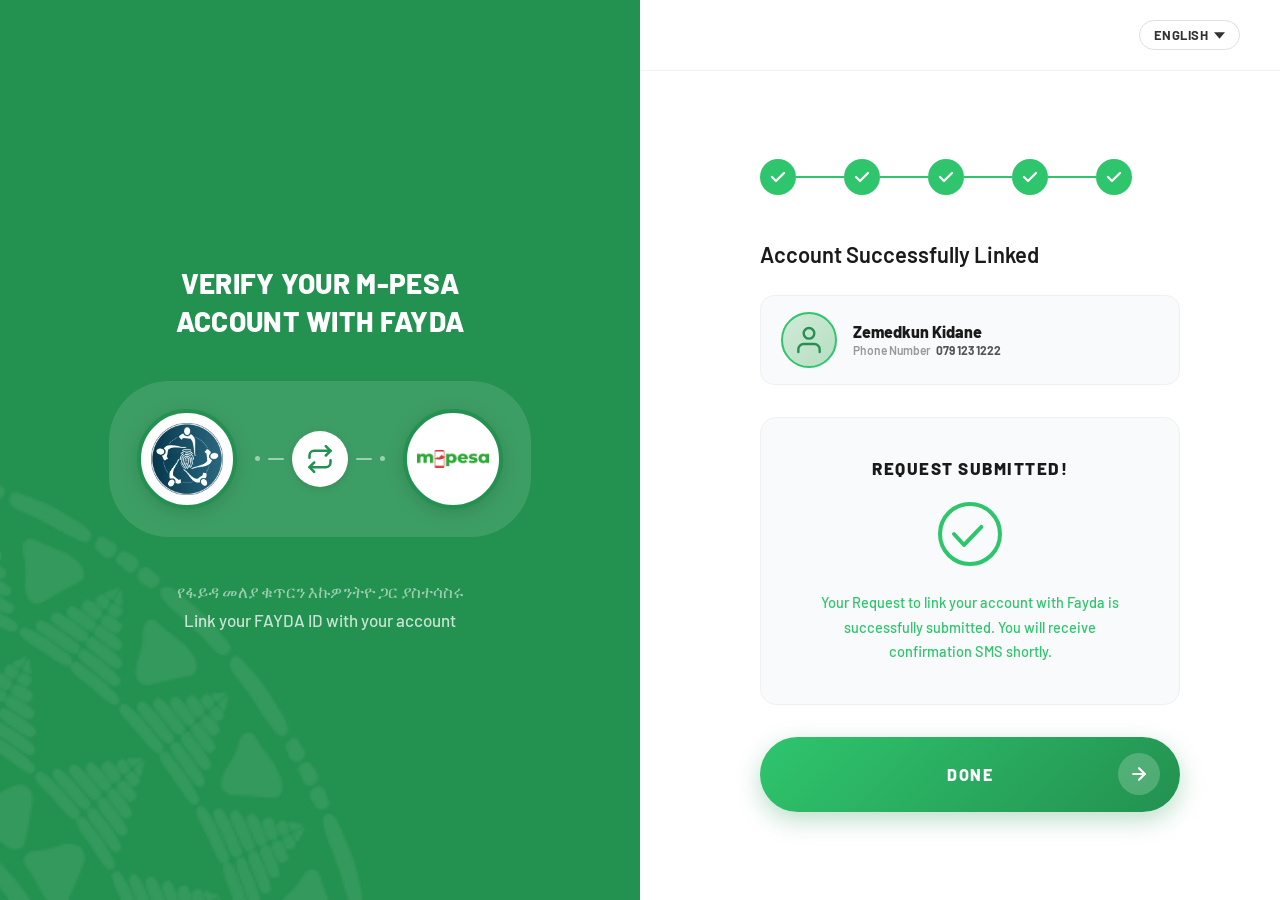
<file: success.html>
<!DOCTYPE html>
<html lang="en">
<head>
  <meta charset="UTF-8" />
  <meta name="viewport" content="width=device-width, initial-scale=1.0" />
  <title>Request Submitted — M-PESA with FAYDA</title>
  <link href="https://fonts.googleapis.com/css2?family=Barlow:wght@400;500;600;700;800;900&display=swap" rel="stylesheet" />
  <link rel="stylesheet" href="global.css" />
  <style>
    /* Compact profile row — same as confirm-profile */
    .profile-header {
      display: flex;
      align-items: center;
      gap: 16px;
      margin-bottom: 32px;
      padding: 16px 20px;
      background: #f9fafb;
      border: 1px solid #f0f0f0;
      border-radius: 14px;
    }
    .avatar-placeholder {
      width: 56px;
      height: 56px;
      border-radius: 50%;
      background: linear-gradient(135deg, #d0ead8 0%, #b6dfc2 100%);
      border: 2.5px solid #2FC56D;
      display: flex;
      align-items: center;
      justify-content: center;
      flex-shrink: 0;
    }
    .avatar-placeholder svg { width: 32px; height: 32px; stroke: #239150; }
    .profile-info { display: flex; flex-direction: column; gap: 2px; }
    .profile-name  { font-size: 16px; font-weight: 800; color: #1a1a1a; }
    .profile-phone-row { display: flex; align-items: center; gap: 5px; }
    .profile-phone-label { font-size: 12px; font-weight: 600; color: #999; }
    .profile-phone-val   { font-size: 12px; font-weight: 700; color: #555; }

    /* Success card */
    .success-card {
      background: #f9fafb;
      border: 1px solid #f0f0f0;
      border-radius: 16px;
      padding: 40px 32px;
      display: flex;
      flex-direction: column;
      align-items: center;
      gap: 20px;
      text-align: center;
      margin-bottom: 32px;
    }

    .success-title {
      font-size: 17px;
      font-weight: 800;
      color: #1a1a1a;
      text-transform: uppercase;
      letter-spacing: 1.5px;
    }

    /* Animated check circle */
    .check-circle { width: 72px; height: 72px; }
    .check-circle svg { width: 72px; height: 72px; }

    .circle-track { fill: none; stroke: #e8f5ee; stroke-width: 4; }
    .circle-fill {
      fill: none;
      stroke: #2FC56D;
      stroke-width: 4;
      stroke-linecap: round;
      stroke-dasharray: 200;
      stroke-dashoffset: 200;
      transform-origin: center;
      transform: rotate(-90deg);
      animation: drawCircle 0.7s ease forwards 0.2s;
    }
    .check-mark {
      stroke: #2FC56D;
      stroke-width: 4;
      stroke-linecap: round;
      stroke-linejoin: round;
      fill: none;
      stroke-dasharray: 40;
      stroke-dashoffset: 40;
      animation: drawCheck 0.4s ease forwards 0.85s;
    }

    @keyframes drawCircle { to { stroke-dashoffset: 0; } }
    @keyframes drawCheck  { to { stroke-dashoffset: 0; } }

    .success-message {
      font-size: 14.5px;
      font-weight: 500;
      color: #2FC56D;
      line-height: 1.7;
      max-width: 320px;
    }

    /* instruction override — tighter margin */
    .instruction { margin-bottom: 24px; }
  </style>
</head>
<body>

  <!-- LEFT GREEN PANEL -->
  <div class="left-panel">
    <div class="left-content">
      <div class="mobile-lang-bar mobile-only" style="display:none;">
        <button class="mobile-lang-btn" id="mobileLangBtn" onclick="toggleLang(event)">
          <span id="mobileLangBtnText">EN</span>
          <svg viewBox="0 0 10 6"><path d="M0 0l5 6 5-6z"/></svg>
        </button>
        <div class="lang-dropdown" id="mobileLangDropdown" style="min-width: 100px;">
          <button class="lang-option active" data-lang="en" onclick="selectLang('en')">
            <span>EN</span><span class="check">✓</span>
          </button>
          <button class="lang-option" data-lang="am" onclick="selectLang('am')">
            <span>AM</span><span class="check">✓</span>
          </button>
        </div>
      </div>
      <h1 class="left-title">Verify Your M-PESA<br>Account with FAYDA</h1>
      <div class="logo-strip">
        <div class="logo-bubble"><img src="fayda-logo-hq.png" alt="FAYDA" /></div>
        <div class="connector">
          <div class="c-dot"></div>
          <div class="c-dash"></div>
          <div class="arrow-circle">
            <svg viewBox="0 0 24 24" fill="none" stroke="#239150" stroke-width="2.2" stroke-linecap="round" stroke-linejoin="round">
              <polyline points="17 1 21 5 17 9"></polyline>
              <path d="M3 11V9a4 4 0 0 1 4-4h14"></path>
              <polyline points="7 23 3 19 7 15"></polyline>
              <path d="M21 13v2a4 4 0 0 1-4 4H3"></path>
            </svg>
          </div>
          <div class="c-dash"></div>
          <div class="c-dot"></div>
        </div>
        <div class="logo-bubble"><img src="M-Pesa-Logo.png" alt="M-PESA" /></div>
      </div>
      <div class="left-tagline">
        <p>የፋይዳ መለያ ቁጥርን እኩዎንትዮ ጋር ያስተሳስሩ</p>
        <p>Link your FAYDA ID with your account</p>
      </div>
    </div>
  </div>

  <!-- RIGHT WHITE PANEL -->
  <div class="right-panel">
    <div class="top-bar">
      <div class="lang-switcher">
        <button class="lang-btn" id="langBtn" onclick="toggleLang(event)">
          <span id="langBtnText">ENGLISH</span>
          <svg viewBox="0 0 10 6"><path d="M0 0l5 6 5-6z"/></svg>
        </button>
        <div class="lang-dropdown" id="langDropdown">
          <button class="lang-option active" data-lang="en" onclick="selectLang('en')">
            <span>English</span><span class="check">✓</span>
          </button>
          <button class="lang-option" data-lang="am" onclick="selectLang('am')">
            <span>አማርኛ</span><span class="check">✓</span>
          </button>
        </div>
      </div>
    </div>

    <div class="form-area">

      <!-- All 5 steps done -->
      <div class="steps">
        <div class="step done"><svg width="16" height="16" viewBox="0 0 16 16" fill="none"><polyline points="2,8 6,12 14,4" stroke="#fff" stroke-width="2.2" stroke-linecap="round" stroke-linejoin="round"/></svg></div>
        <div class="step-line done"></div>
        <div class="step done"><svg width="16" height="16" viewBox="0 0 16 16" fill="none"><polyline points="2,8 6,12 14,4" stroke="#fff" stroke-width="2.2" stroke-linecap="round" stroke-linejoin="round"/></svg></div>
        <div class="step-line done"></div>
        <div class="step done"><svg width="16" height="16" viewBox="0 0 16 16" fill="none"><polyline points="2,8 6,12 14,4" stroke="#fff" stroke-width="2.2" stroke-linecap="round" stroke-linejoin="round"/></svg></div>
        <div class="step-line done"></div>
        <div class="step done"><svg width="16" height="16" viewBox="0 0 16 16" fill="none"><polyline points="2,8 6,12 14,4" stroke="#fff" stroke-width="2.2" stroke-linecap="round" stroke-linejoin="round"/></svg></div>
        <div class="step-line done"></div>
        <div class="step done"><svg width="16" height="16" viewBox="0 0 16 16" fill="none"><polyline points="2,8 6,12 14,4" stroke="#fff" stroke-width="2.2" stroke-linecap="round" stroke-linejoin="round"/></svg></div>
      </div>

      <!-- Title — same .instruction style as pages 1 & 2 -->
      <p class="instruction">Account Successfully Linked</p>

      <!-- Compact profile row -->
      <div class="profile-header">
        <div class="avatar-placeholder">
          <svg viewBox="0 0 24 24" fill="none" stroke-width="1.8" stroke-linecap="round" stroke-linejoin="round">
            <path d="M20 21v-2a4 4 0 0 0-4-4H8a4 4 0 0 0-4 4v2"></path>
            <circle cx="12" cy="7" r="4"></circle>
          </svg>
        </div>
        <div class="profile-info">
          <div class="profile-name">Zemedkun Kidane</div>
          <div class="profile-phone-row">
            <span class="profile-phone-label">Phone Number</span>
            <span class="profile-phone-val">079 123 1222</span>
          </div>
        </div>
      </div>

      <!-- Success card -->
      <div class="success-card">
        <p class="success-title">Request Submitted!</p>

        <div class="check-circle">
          <svg viewBox="0 0 72 72">
            <circle class="circle-track" cx="36" cy="36" r="30"/>
            <circle class="circle-fill"  cx="36" cy="36" r="30"/>
            <polyline class="check-mark" points="20,36 30,47 52,24"/>
          </svg>
        </div>

        <p class="success-message">
          Your Request to link your account with Fayda is successfully submitted.
          You will receive confirmation SMS shortly.
        </p>
      </div>

      <!-- Mobile tagline -->
      <div class="mobile-tagline">
        <p>የፋይዳ መለያ ቁጥርን እኩዎንትዮ ጋር ያስተሳስሩ</p>
        <p>Link your FAYDA ID with your account</p>
      </div>

      <!-- Done button -->
      <button class="action-btn active" onclick="window.location.href='index.html'">
        <span>Done</span>
        <div class="btn-icon">
          <svg viewBox="0 0 24 24" fill="none" stroke-linecap="round" stroke-linejoin="round" stroke-width="2.5">
            <line x1="5" y1="12" x2="19" y2="12"></line>
            <polyline points="12 5 19 12 12 19"></polyline>
          </svg>
        </div>
      </button>

    </div>
  </div>

  <script>
    function toggleLang(e) {
      e.stopPropagation();
      const isMobile = window.innerWidth <= 768;
      if (isMobile) {
        const mobBtn = document.getElementById('mobileLangBtn');
        const mobDd = document.getElementById('mobileLangDropdown');
        if (mobBtn && mobDd) {
          mobBtn.classList.toggle('open');
          mobDd.classList.toggle('open');
        }
      } else {
        const deskBtn = document.getElementById('langBtn');
        const deskDd = document.getElementById('langDropdown');
        if (deskBtn && deskDd) {
          deskBtn.classList.toggle('open');
          deskDd.classList.toggle('open');
        }
      }
    }
    function selectLang(lang) {
      document.querySelectorAll('.lang-option').forEach(o => o.classList.remove('active'));
      document.querySelectorAll(`[data-lang="${lang}"]`).forEach(o => o.classList.add('active'));
      
      const label = lang === 'en' ? 'ENGLISH' : 'አማርኛ';
      const mobileLabel = lang === 'en' ? 'EN' : 'AM';
      
      document.getElementById('langBtnText').textContent = label;
      if (document.getElementById('mobileLangBtnText')) {
        document.getElementById('mobileLangBtnText').textContent = mobileLabel;
      }
      
      document.getElementById('langBtn').classList.remove('open');
      document.getElementById('langDropdown').classList.remove('open');
      
      const mobBtn = document.getElementById('mobileLangBtn');
      const mobDd = document.getElementById('mobileLangDropdown');
      if (mobBtn) mobBtn.classList.remove('open');
      if (mobDd) mobDd.classList.remove('open');
    }
    document.addEventListener('click', () => {
      document.getElementById('langBtn').classList.remove('open');
      document.getElementById('langDropdown').classList.remove('open');
      const mobBtn = document.getElementById('mobileLangBtn');
      const mobDd = document.getElementById('mobileLangDropdown');
      if (mobBtn) mobBtn.classList.remove('open');
      if (mobDd) mobDd.classList.remove('open');
    });
  </script>

</body>
</html>
</file>
<file: global.css>
/* ── Reset ── */
*,
*::before,
*::after {
  margin: 0;
  padding: 0;
  box-sizing: border-box;
}

/* ── Base ── */
body {
  font-family: 'Barlow', sans-serif;
  min-height: 100vh;
  display: flex;
  background: #f4f6f5;
}

/* ═══════════════════════════════
   LEFT PANEL
═══════════════════════════════ */
.left-panel {
  width: 50%;
  min-height: 100vh;
  background: #239150;
  position: relative;
  overflow: hidden;
  display: flex;
  flex-direction: column;
  flex-shrink: 0;
}

.left-panel::before {
  content: '';
  position: absolute;
  bottom: 0;
  left: 0;
  width: 60%;
  height: 50%;
  background-image: url('M-PESA Pattern.png');
  background-size: cover;
  background-repeat: no-repeat;
  background-position: bottom left;
  opacity: 0.5;
  pointer-events: none;
  transform: rotate(180deg);
}

.left-content {
  position: relative;
  z-index: 1;
  display: flex;
  flex-direction: column;
  align-items: center;
  justify-content: center;
  flex: 1;
  padding: 60px 48px;
  gap: 40px;
}

.left-title {
  color: #fff;
  font-size: 28px;
  font-weight: 800;
  text-transform: uppercase;
  text-align: center;
  line-height: 1.35;
  letter-spacing: 0.3px;
}

/* Logo strip */
.logo-strip {
  display: flex;
  align-items: center;
  background: rgba(255, 255, 255, 0.12);
  border-radius: 60px;
  padding: 28px 28px;
  backdrop-filter: blur(4px);
}

.logo-bubble {
  width: 100px;
  height: 100px;
  background: #fff;
  border-radius: 50%;
  border: 4px solid #239150;
  display: flex;
  align-items: center;
  justify-content: center;
  box-shadow: 0 4px 20px rgba(0, 0, 0, 0.14);
}

.logo-bubble img {
  width: 72px;
  height: 72px;
  object-fit: contain;
}

.connector {
  display: flex;
  align-items: center;
  gap: 8px;
  padding: 0 18px;
}

.c-dot {
  width: 5px;
  height: 5px;
  border-radius: 50%;
  background: rgba(255, 255, 255, 0.5);
}

.c-dash {
  width: 16px;
  height: 2px;
  border-radius: 2px;
  background: rgba(255, 255, 255, 0.5);
}

.arrow-circle {
  width: 56px;
  height: 56px;
  background: #fff;
  border-radius: 50%;
  display: flex;
  align-items: center;
  justify-content: center;
  box-shadow: 0 2px 10px rgba(0, 0, 0, 0.12);
  flex-shrink: 0;
}

.arrow-circle svg {
  width: 28px;
  height: 28px;
}

/* Left tagline */
.left-tagline {
  text-align: center;
}

.left-tagline p {
  color: rgba(255, 255, 255, 0.75);
  font-size: 17px;
  font-weight: 500;
  line-height: 1.7;
}

.left-tagline p:first-child {
  color: rgba(255, 255, 255, 0.55);
}

/* ═══════════════════════════════
   RIGHT PANEL
═══════════════════════════════ */
.right-panel {
  flex: 1;
  min-height: 100vh;
  background: #fff;
  display: flex;
  flex-direction: column;
}

/* Top bar */
.top-bar {
  display: flex;
  justify-content: flex-end;
  align-items: center;
  padding: 20px 40px;
  border-bottom: 1px solid #f0f0f0;
}

/* Language switcher */
.lang-switcher {
  position: relative;
}

.lang-btn {
  display: flex;
  align-items: center;
  gap: 6px;
  background: none;
  border: 1.5px solid #e0e0e0;
  border-radius: 20px;
  padding: 6px 14px;
  cursor: pointer;
  font-family: 'Barlow', sans-serif;
  font-size: 13px;
  font-weight: 700;
  color: #333;
  letter-spacing: 0.5px;
  transition: border-color 0.2s;
}

.lang-btn:hover {
  border-color: #239150;
  color: #239150;
}

.lang-btn svg {
  width: 11px;
  height: 11px;
  fill: currentColor;
  transition: transform 0.2s;
}

.lang-btn.open svg {
  transform: rotate(180deg);
}

.lang-dropdown {
  position: absolute;
  top: calc(100% + 6px);
  right: 0;
  background: #fff;
  border: 1.5px solid #e0e0e0;
  border-radius: 12px;
  box-shadow: 0 8px 24px rgba(0, 0, 0, 0.10);
  overflow: hidden;
  display: none;
  z-index: 10;
  min-width: 160px;
}

.lang-dropdown.open {
  display: block;
}

.lang-option {
  display: flex;
  align-items: center;
  gap: 10px;
  padding: 12px 18px;
  font-family: 'Barlow', sans-serif;
  font-size: 14px;
  font-weight: 600;
  color: #333;
  cursor: pointer;
  border: none;
  background: #fff;
  width: 100%;
  text-align: left;
  transition: background 0.15s;
}

.lang-option:hover {
  background: #f4f6f5;
}

.lang-option.active {
  color: #239150;
  background: #f0faf4;
}

.lang-option:not(:last-child) {
  border-bottom: 1px solid #f0f0f0;
}

.lang-option .check {
  margin-left: auto;
  color: #239150;
  display: none;
}

.lang-option.active .check {
  display: inline;
}

/* Form area */
.form-area {
  flex: 1;
  display: flex;
  flex-direction: column;
  justify-content: center;
  padding: 60px 80px 60px 120px;
  max-width: 620px;
}

/* ═══════════════════════════════
   STEP INDICATORS
═══════════════════════════════ */
.steps {
  display: flex;
  align-items: center;
  margin-bottom: 44px;
}

.step {
  width: 36px;
  height: 36px;
  border-radius: 50%;
  display: flex;
  align-items: center;
  justify-content: center;
  font-size: 14px;
  font-weight: 700;
  flex-shrink: 0;
}

.step.done {
  background: #2FC56D;
  color: #fff;
}

.step.active {
  background: #1a1a1a;
  color: #fff;
}

.step.inactive {
  background: #ececec;
  color: #bbb;
}

.step-line {
  flex: 1;
  height: 2px;
  background: #e8e8e8;
  max-width: 48px;
}

.step-line.done {
  background: #2FC56D;
}

/* ═══════════════════════════════
   INSTRUCTION TEXT
═══════════════════════════════ */
.instruction {
  font-size: 22px;
  font-weight: 600;
  color: #1a1a1a;
  line-height: 1.45;
  margin-bottom: 36px;
}

.input-label {
  font-size: 12px;
  font-weight: 700;
  color: #239150;
  text-transform: uppercase;
  letter-spacing: 1px;
  margin-bottom: 10px;
}

.input-hint {
  font-size: 16px;
  color: #aaa;
  margin-bottom: 44px;
  padding-left: 2px;
}

/* ═══════════════════════════════
   ERROR MESSAGE
═══════════════════════════════ */
.error-msg {
  color: #e74c3c;
  font-size: 16px;
  font-weight: 600;
  margin-bottom: 12px;
  padding-left: 2px;
  min-height: 0;
  transition: opacity 0.3s;
}

/* ═══════════════════════════════
   ACTION BUTTON (shared)
═══════════════════════════════ */
.action-btn {
  display: flex;
  align-items: center;
  justify-content: center;
  width: 100%;
  padding: 28px 28px;
  border-radius: 50px;
  border: none;
  background: #e4e4e4;
  cursor: not-allowed;
  position: relative;
  transition: background 0.25s, box-shadow 0.25s, transform 0.2s;
}

.action-btn.active {
  background: linear-gradient(135deg, #2FC56D 0%, #239150 100%);
  cursor: pointer;
  box-shadow: 0 8px 24px rgba(35, 145, 80, 0.30);
}

.action-btn.active:hover {
  box-shadow: 0 12px 32px rgba(35, 145, 80, 0.40);
  transform: translateY(-1px);
}

.action-btn span {
  font-family: 'Barlow', sans-serif;
  font-size: 16px;
  font-weight: 800;
  letter-spacing: 1.5px;
  text-transform: uppercase;
  color: #aaa;
}

.action-btn.active span {
  color: #fff;
}

.btn-icon {
  width: 42px;
  height: 42px;
  border-radius: 50%;
  background: rgba(0, 0, 0, 0.06);
  display: flex;
  align-items: center;
  justify-content: center;
  flex-shrink: 0;
  position: absolute;
  right: 20px;
  top: 50%;
  transform: translateY(-50%);
}

.action-btn.active .btn-icon {
  background: rgba(255, 255, 255, 0.20);
}

.btn-icon svg {
  width: 20px;
  height: 20px;
  stroke: #aaa;
}

.action-btn.active .btn-icon svg {
  stroke: #fff;
}

/* ═══════════════════════════════
   FLOATING TEST BUTTON
═══════════════════════════════ */
.floating-test-wrapper {
  position: fixed;
  bottom: 24px;
  right: 24px;
  display: flex;
  align-items: center;
  gap: 10px;
  z-index: 1000;
}

.floating-test-label {
  font-family: 'Barlow', sans-serif;
  font-size: 13px;
  font-weight: 700;
  color: #fff;
  background: rgba(35, 145, 80, 0.90);
  padding: 8px 16px;
  border-radius: 20px;
  backdrop-filter: blur(4px);
  pointer-events: none;
  white-space: nowrap;
}

.floating-test-btn {
  width: 52px;
  height: 52px;
  border-radius: 50%;
  background: #239150;
  color: #fff;
  border: none;
  cursor: pointer;
  box-shadow: 0 4px 16px rgba(35, 145, 80, 0.40);
  display: flex;
  align-items: center;
  justify-content: center;
  transition: transform 0.2s, box-shadow 0.2s;
  flex-shrink: 0;
}

.floating-test-btn:hover {
  transform: scale(1.08);
  box-shadow: 0 6px 20px rgba(35, 145, 80, 0.55);
}

.floating-test-btn svg {
  width: 24px;
  height: 24px;
  stroke: #fff;
  stroke-width: 2.5;
}

.floating-test-menu {
  position: fixed;
  bottom: 88px;
  right: 24px;
  background: #fff;
  border-radius: 14px;
  box-shadow: 0 8px 32px rgba(0, 0, 0, 0.18);
  padding: 8px 0;
  min-width: 240px;
  z-index: 1001;
  display: none;
  overflow: hidden;
}

.floating-test-menu.open {
  display: block;
}

.floating-test-menu .menu-title {
  padding: 12px 18px 8px;
  font-size: 12px;
  font-weight: 700;
  color: #239150;
  letter-spacing: 0.5px;
}

.floating-test-menu button {
  display: block;
  width: 100%;
  padding: 10px 18px;
  font-family: 'Barlow', sans-serif;
  font-size: 13px;
  font-weight: 600;
  color: #333;
  background: none;
  border: none;
  text-align: left;
  cursor: pointer;
  transition: background 0.15s;
}

.floating-test-menu button:hover {
  background: #f4f8f5;
}

.floating-test-menu button:not(:last-of-type) {
  border-bottom: 1px solid #f0f0f0;
}

.overlay {
  position: fixed;
  inset: 0;
  z-index: 999;
  display: none;
}

.overlay.open {
  display: block;
}

/* ═══════════════════════════════
   MOBILE RESPONSIVE (≤ 768px)
═══════════════════════════════ */

/* Elements only visible on mobile */
.mobile-only {
  display: none !important;
}

/* Tagline above button — always visible */
.mobile-tagline {
  display: none;
  text-align: center;
  margin-bottom: 20px;
  padding: 14px 16px;
  background: #f9fafb;
  border-radius: 12px;
  border: 1px solid #f0f0f0;
}

.mobile-tagline p {
  font-family: 'Barlow', sans-serif;
  font-size: 12.5px;
  font-weight: 500;
  color: #888;
  line-height: 1.65;
}

.mobile-tagline p:first-child {
  color: #aaa;
}

@media (max-width: 768px) {
  .mobile-only {
    display: flex !important;
  }

  /* ── Layout: stack vertically ── */
  body {
    flex-direction: column;
    background: #239150;
    min-height: 100vh;
  }

  /* ── Left panel → top green header ── */
  .left-panel {
    width: 100%;
    min-height: auto;
    flex-shrink: 0;
    padding-bottom: 0;
    overflow: visible;
  }

  .left-panel::before {
    top: 0;
    right: 0;
    left: auto;
    bottom: auto;
    width: 70%;
    height: 100%;
    background-size: cover;
    background-position: top right;
    transform: none;
  }

  .left-content {
    padding: 48px 24px 0;
    gap: 18px;
    z-index: 10;
  }

  .left-title {
    font-size: 21px;
    letter-spacing: 0.2px;
  }

  /* Logo strip: white solid background on mobile */
  .logo-strip {
    background: #fff;
    border-radius: 22px;
    padding: 10px 14px;
    backdrop-filter: none;
    -webkit-backdrop-filter: none;
    box-shadow: 0 4px 20px rgba(0, 0, 0, 0.12);
    position: relative;
    z-index: 6;
  }

  .logo-strip .c-dot {
    background: #d0d0d0;
  }

  .logo-strip .c-dash {
    background: #d0d0d0;
  }

  .logo-bubble {
    width: 66px;
    height: 66px;
    border: 3px solid #239150;
  }

  .logo-bubble img {
    width: 46px;
    height: 46px;
  }

  .arrow-circle {
    width: 40px;
    height: 40px;
  }

  .arrow-circle svg {
    width: 20px;
    height: 20px;
  }

  .connector {
    gap: 5px;
    padding: 0 10px;
  }

  .c-dash {
    width: 12px;
  }

  /* Hide tagline from green section on mobile — shown in white panel */
  .left-tagline {
    display: none;
  }

  /* ── Right panel → white card slides up over green ── */
  .right-panel {
    width: auto;
    margin: -48px 18px 18px 18px;
    min-height: auto;
    flex: 1;
    border-radius: 28px;
    position: relative;
    z-index: 5;
    box-shadow: 0 8px 32px rgba(0, 0, 0, 0.15);
  }

  /* Hide desktop top-bar on mobile (lang is in mobile-lang-bar) */
  .top-bar {
    display: none;
  }

  /* Mobile lang bar (inside left-panel) */
  .mobile-lang-bar {
    position: absolute;
    top: 14px;
    right: 18px;
    z-index: 10;
    display: flex;
  }

  .mobile-lang-btn {
    display: flex;
    align-items: center;
    gap: 5px;
    background: rgba(255, 255, 255, 0.18);
    border: 1.5px solid rgba(255, 255, 255, 0.35);
    border-radius: 20px;
    padding: 6px 14px;
    cursor: pointer;
    font-family: 'Barlow', sans-serif;
    font-size: 12px;
    font-weight: 700;
    color: #fff;
  }

  .mobile-lang-btn svg {
    width: 10px;
    height: 10px;
    fill: #fff;
    transition: transform 0.2s;
  }

  .mobile-lang-btn.open svg {
    transform: rotate(180deg);
  }

  /* Form area: full width, no max-width constraint */
  .form-area {
    padding: 72px 30px 40px;
    max-width: 100%;
    justify-content: flex-start;
  }

  /* Slightly tighter steps on small screens */
  .steps {
    justify-content: center;
  }

  .step {
    width: 30px;
    height: 30px;
    font-size: 12px;
  }

  .step-line {
    max-width: 32px;
  }

  /* Instruction text */
  .instruction {
    font-size: 26px;
    white-space: wrap;
    line-height: 1.2;
  }

  .input-hint {
    font-size: 14px;
  }

  /* Resend row & error msg: bigger on mobile */
  .resend-row {
    font-size: 16px;
  }

  .resend-row .resend-hint,
  .resend-row .resend-btn,
  .resend-row .timer {
    font-size: 16px;
  }

  .error-msg {
    font-size: 16px;
  }

  /* Mobile tagline: shown above button in white panel */
  .mobile-tagline {
    display: block !important;
    text-align: center;
    margin-bottom: 20px;
    padding: 0;
    background: none;
    border: none;
    border-radius: 0;
    margin-top: auto;
  }

  .mobile-tagline p {
    font-family: 'Barlow', sans-serif;
    font-size: 14px;
    font-weight: 500;
    color: #888;
    line-height: 1.65;
  }

  .mobile-tagline p:first-child {
    color: #aaa;
  }

  /* Floating test button — smaller on mobile */
  .floating-test-wrapper {
    bottom: 16px;
    right: 16px;
    gap: 8px;
  }

  .floating-test-btn {
    width: 44px;
    height: 44px;
  }

  .floating-test-btn svg {
    width: 20px;
    height: 20px;
  }

  .floating-test-label {
    font-size: 12px;
    padding: 6px 12px;
  }

  .floating-test-menu {
    right: 16px;
    bottom: 72px;
    min-width: 200px;
  }

  /* Mobile input & layout adjustments to fit perfectly in floating card */
  .otp-boxes {
    gap: 8px !important;
    justify-content: flex-start !important;
  }

  .field-cell {
    padding: 20px 14px !important;
  }

  .field-value {
    font-size: 13.5px !important;
  }
}

/* ═══════════════════════════════
   SHARED LANG SCRIPT HELPERS
═══════════════════════════════ */
</file>
